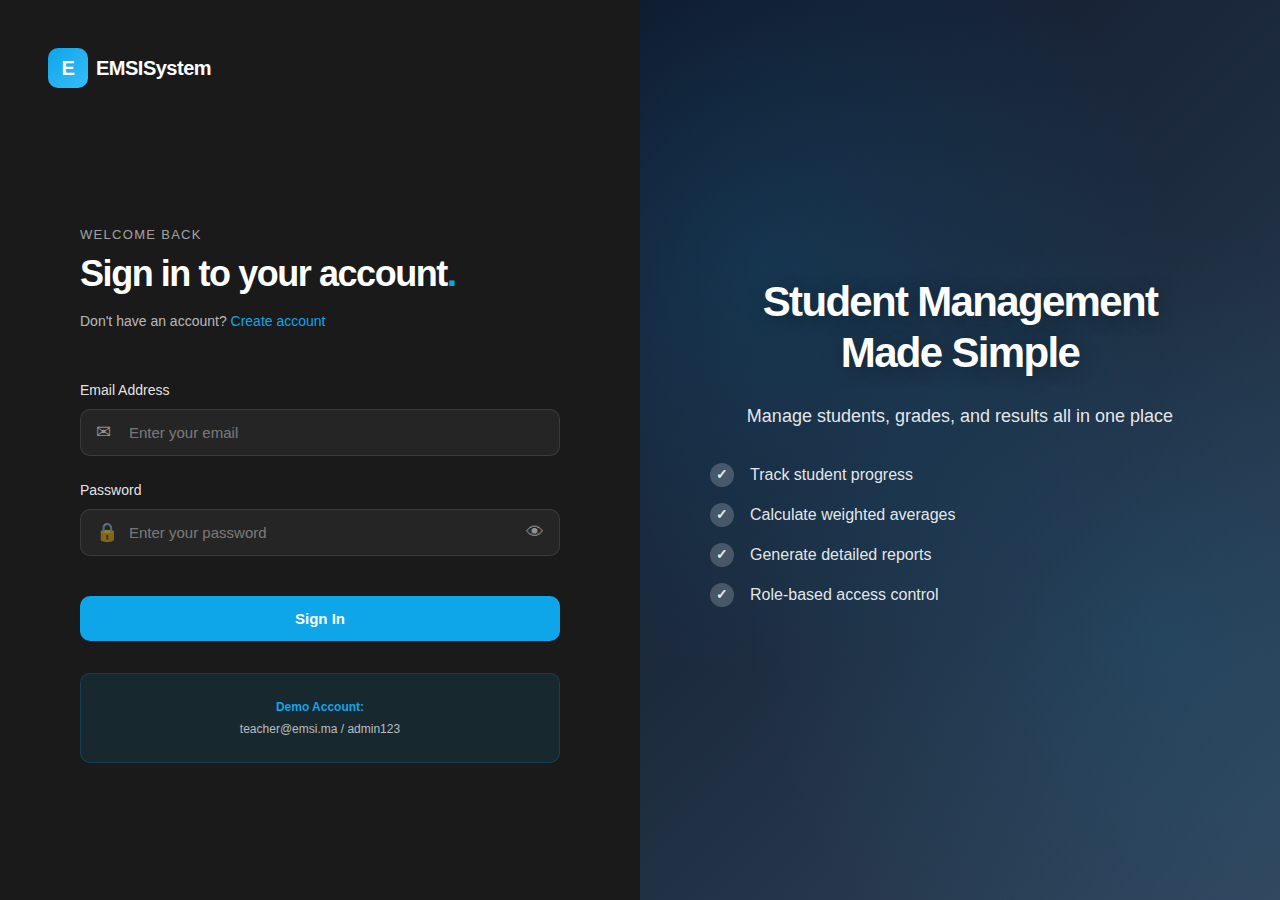
<file: index.html>
<!DOCTYPE html>
<html lang="fr">
<head>
    <meta charset="UTF-8">
    <meta name="viewport" content="width=device-width, initial-scale=1.0">
    <title>Dashboard - Student Management System</title>
    <link rel="stylesheet" href="css/style.css">
</head>
<body class="dark-theme">
    <button class="mobile-menu-toggle" onclick="toggleSidebar()">☰</button>

    <div class="dashboard-container">
        <aside class="sidebar" id="sidebar">
            <div class="sidebar-header">
                <div class="sidebar-logo-full">EMSI System</div>
            </div>
            <nav class="sidebar-nav">
                <ul>
                    <li><a href="index.html" class="active"><span class="nav-icon">🏠</span><span class="nav-text">Dashboard</span></a></li>
                    <li><a href="results.html"><span class="nav-icon">📈</span><span class="nav-text">Result</span></a></li>
                    <li><a href="grades.html" id="navGrades"><span class="nav-icon">📝</span><span class="nav-text">Grade</span></a></li>
                    <li><a href="students.html" id="navStudents"><span class="nav-icon">👥</span><span class="nav-text">Student</span></a></li>
                    <li><a href="modules.html" id="navModules"><span class="nav-icon">📚</span><span class="nav-text">Module</span></a></li>
                    <li><a href="profile.html"><span class="nav-icon">⚙️</span><span class="nav-text">Profile</span></a></li>
                </ul>
            </nav>
            <div class="sidebar-footer">
                <div class="sidebar-user-info">
                    <div class="sidebar-user-role">Admin</div>
                    <div class="sidebar-user-role">Teacher</div>
                </div>
                <button class="sidebar-logout-btn" onclick="logoutUser()">Logout</button>
                <div class="theme-toggle-sidebar" style="margin-top: var(--spacing-md);">
                    <button class="theme-btn active" id="darkThemeBtn" onclick="setTheme('dark')" title="Dark mode">🌙</button>
                    <button class="theme-btn" id="lightThemeBtn" onclick="setTheme('light')" title="Light mode">☀️</button>
                </div>
            </div>
        </aside>

        <main class="main-content">
            <div class="top-navbar">
                <div class="navbar-left">
                    <div class="class-info" id="classInfo">3IIR-4</div>
                    <div class="class-members" id="classMembers">
                        <div class="member-avatars"></div>
                        <span class="member-count" id="memberCount">0+</span>
                    </div>
                </div>
                <div class="navbar-center">
                    <div class="search-bar">
                        <span class="search-icon">🔍</span>
                        <input type="text" placeholder="Find students, modules, grades..." id="searchInput">
                    </div>
                </div>
                <div class="navbar-right">
                    <button class="notification-btn" title="Notifications">
                        🔔
                        <span class="notification-badge" id="notificationBadge" style="display: none;">0</span>
                    </button>
                    <div class="user-profile-dropdown">
                        <div class="user-avatar" id="userAvatar">👤</div>
                        <div class="user-info-dropdown">
                            <div class="user-name" id="userNameDropdown">Loading...</div>
                            <div class="user-role" id="userRoleDropdown">User</div>
                        </div>
                        <span class="dropdown-arrow">▼</span>
                    </div>
                </div>
            </div>

            <div class="content-area">
                <!-- Welcome Section & Calendar -->
                <div class="welcome-section">
                    <div class="welcome-card">
                        <div class="welcome-content">
                            <div class="welcome-greeting">
                                <span>Hi, <span id="welcomeName">User</span></span> 👋
                            </div>
                            <h1 class="welcome-title">Get started with EMSI System</h1>
                            <p class="welcome-subtitle">The best educational platform for managing students and grades</p>
                            <button class="welcome-btn" onclick="window.location.href='students.html'">Start Now</button>
                        </div>
                        <div class="welcome-illustration">
                            <div class="illustration-placeholder">🎓</div>
                        </div>
                    </div>
                    <div class="calendar-card">
                        <div class="calendar-header-nav">
                            <button class="calendar-nav-btn" onclick="changeMonth(-1)">‹</button>
                            <h3 id="calendarMonth">April 2024</h3>
                            <button class="calendar-nav-btn" onclick="changeMonth(1)">›</button>
                        </div>
                        <div id="calendarWidget" class="calendar-widget"></div>
                    </div>
                </div>

                <!-- Statistics Section -->
                <div class="statistics-section">
                    <div class="statistics-left">
                        <div class="section-header">
                            <h2 id="statisticsTitle">My Statistics</h2>
                            <a href="results.html" class="show-more-link" id="showMoreLink">Show More →</a>
                        </div>

                        <!-- Assessment Completion -->
                        <div class="card">
                            <div class="card-subtitle" id="assessmentTitle">Assessment Completion</div>
                            <select class="period-select" id="assessmentPeriod" onchange="updateAssessmentChart()">
                                <option value="month">This month</option>
                                <option value="week">This week</option>
                                <option value="all">All time</option>
                            </select>
                            <div id="assessmentChart" class="assessment-chart"></div>
                        </div>

                        <!-- Circular Progress Cards -->
                        <div class="progress-cards">
                            <div class="progress-card">
                                <div class="circular-progress" id="examReadiness">
                                    <svg class="progress-ring" width="120" height="120">
                                        <circle class="progress-ring-circle-bg" cx="60" cy="60" r="50"></circle>
                                        <circle class="progress-ring-circle" cx="60" cy="60" r="50"></circle>
                                    </svg>
                                    <div class="progress-text">
                                        <span class="progress-value" id="examValue">0%</span>
                                        <span class="progress-label" id="examLabel">Exam Readiness</span>
                                    </div>
                                </div>
                            </div>
                            <div class="progress-card">
                                <div class="circular-progress" id="attendanceProgress">
                                    <svg class="progress-ring" width="120" height="120">
                                        <circle class="progress-ring-circle-bg" cx="60" cy="60" r="50"></circle>
                                        <circle class="progress-ring-circle" cx="60" cy="60" r="50"></circle>
                                    </svg>
                                    <div class="progress-text">
                                        <span class="progress-value" id="attendanceValue">0%</span>
                                        <span class="progress-label">Attendance</span>
                                    </div>
                                </div>
                            </div>
                        </div>
                    </div>

                    <div class="statistics-right">
                        <div class="section-header">
                            <h2>Recent Activity</h2>
                            <a href="results.html" id="viewAllLink" class="show-more-link">View All →</a>
                        </div>
                        <div id="recentActivityList" class="activity-list-modern"></div>
                    </div>
                </div>
                
                <!-- Student Dashboard Additional Charts (only for students) -->
                <div id="studentChartsSection" style="display: none; margin-top: var(--spacing-xl);">
                    <div class="dashboard-grid">
                        <div class="dashboard-left">
                            <div class="card">
                                <div class="card-header">
                                    <h2>My Grades by Subject</h2>
                                </div>
                                <div id="myGradesChart" class="chart-container"></div>
                            </div>
                            <div class="card">
                                <div class="card-header">
                                    <h2>Performance Radar</h2>
                                </div>
                                <div id="radarChart" class="chart-container"></div>
                            </div>
                        </div>
                        <div class="dashboard-right">
                            <div class="card">
                                <div class="card-header">
                                    <h2>My Performance</h2>
                                </div>
                                <div id="myPerformanceMetrics" class="metrics-container"></div>
                            </div>
                            <div class="card">
                                <div class="card-header">
                                    <h2>My Ranking</h2>
                                </div>
                                <div id="myRanking" class="ranking-container"></div>
                            </div>
                            <div class="card">
                                <div class="card-header">
                                    <h2>Recent Grades</h2>
                                </div>
                                <div id="recentGrades" class="recent-grades-list"></div>
                            </div>
                        </div>
                    </div>
                </div>
            </div>
        </main>
    </div>

    <script src="js/auth.js"></script>
    <script src="js/data.js"></script>
    <script src="js/dashboard.js"></script>
    <script>
        // Check authentication
        const user = getCurrentUser();
        if (!user) {
            window.location.href = 'login.html';
        }
        
        // Setup user info
        document.getElementById('userName').textContent = user.name;
        document.getElementById('userNameDropdown').textContent = user.name;
        document.getElementById('userRoleDropdown').textContent = user.role === 'teacher' ? 'Teacher' : 'Student';
        document.getElementById('welcomeName').textContent = user.name.split(' ')[0];
        
        // Hide teacher-only navigation for students
        if (user.role === 'student') {
            ['navStudents', 'navModules', 'navGrades'].forEach(id => {
                const link = document.getElementById(id);
                if (link) link.parentElement.style.display = 'none';
            });
        }
        
        // Update class members count (only for teachers)
        if (user.role === 'teacher') {
            const students = getStudents();
            const memberCount = students.length;
            document.getElementById('memberCount').textContent = memberCount > 0 ? memberCount + '+' : '0+';
        } else {
            // Hide class info for students
            const classInfo = document.querySelector('.navbar-left');
            if (classInfo) classInfo.style.display = 'none';
        }
        
        // Update welcome button and content based on role
        const welcomeBtn = document.querySelector('.welcome-btn');
        if (user.role === 'student') {
            if (welcomeBtn) {
                welcomeBtn.textContent = 'View My Results';
                welcomeBtn.onclick = () => window.location.href = 'results.html';
            }
            // Show student-specific charts section
            const studentCharts = document.getElementById('studentChartsSection');
            if (studentCharts) studentCharts.style.display = 'block';
            
            // Update section titles for students
            const statsTitle = document.getElementById('statisticsTitle');
            if (statsTitle) statsTitle.textContent = 'My Performance';
            const assessmentTitle = document.getElementById('assessmentTitle');
            if (assessmentTitle) assessmentTitle.textContent = 'My Module Completion';
            const examLabel = document.getElementById('examLabel');
            if (examLabel) examLabel.textContent = 'My Average';
            const showMoreLink = document.getElementById('showMoreLink');
            if (showMoreLink) showMoreLink.href = 'results.html';
            const viewAllLink = document.getElementById('viewAllLink');
            if (viewAllLink) viewAllLink.href = 'results.html';
        } else {
            // Hide student charts for teachers
            const studentCharts = document.getElementById('studentChartsSection');
            if (studentCharts) studentCharts.style.display = 'none';
        }
        
        // Initialize theme
        const savedTheme = localStorage.getItem('theme') || 'dark';
        setTheme(savedTheme);
        
        function setTheme(theme) {
            if (theme === 'dark') {
                document.body.classList.add('dark-theme');
                document.body.classList.remove('light-theme');
                document.getElementById('darkThemeBtn').classList.add('active');
                document.getElementById('lightThemeBtn').classList.remove('active');
            } else {
                document.body.classList.add('light-theme');
                document.body.classList.remove('dark-theme');
                document.getElementById('lightThemeBtn').classList.add('active');
                document.getElementById('darkThemeBtn').classList.remove('active');
            }
            localStorage.setItem('theme', theme);
        }
        
        // Calendar navigation
        window.changeMonth = function(direction) {
            if (typeof window.currentMonth === 'undefined') {
                window.currentMonth = new Date().getMonth();
                window.currentYear = new Date().getFullYear();
            }
            window.currentMonth += direction;
            if (window.currentMonth < 0) {
                window.currentMonth = 11;
                window.currentYear--;
            } else if (window.currentMonth > 11) {
                window.currentMonth = 0;
                window.currentYear++;
            }
            if (typeof displayCalendar === 'function') {
                displayCalendar();
            }
        };
        
        function toggleSidebar() {
            document.getElementById('sidebar').classList.toggle('open');
        }
        
        // Ensure dashboard is initialized after all scripts load
        window.addEventListener('load', () => {
            // Small delay to ensure all DOM elements are ready
            setTimeout(() => {
                if (typeof initializeDashboard === 'function') {
                    initializeDashboard();
                }
                // Also call individual functions to ensure they work
                if (typeof updateAssessmentChart === 'function') {
                    updateAssessmentChart();
                }
                if (typeof updateCircularProgress === 'function') {
                    updateCircularProgress();
                }
                if (typeof displayRecentActivityModern === 'function') {
                    displayRecentActivityModern();
                }
            }, 100);
        });
        
        // Make selectCalendarDay available globally
        window.selectCalendarDay = function(day) {
            // Remove previous selection
            const calendarDays = document.querySelectorAll('.calendar-day:not(.empty)');
            calendarDays.forEach(dayEl => {
                dayEl.classList.remove('selected');
                if (parseInt(dayEl.textContent.trim()) === day) {
                    dayEl.classList.add('selected');
                }
            });
        };
    </script>
</body>
</html>
</file>
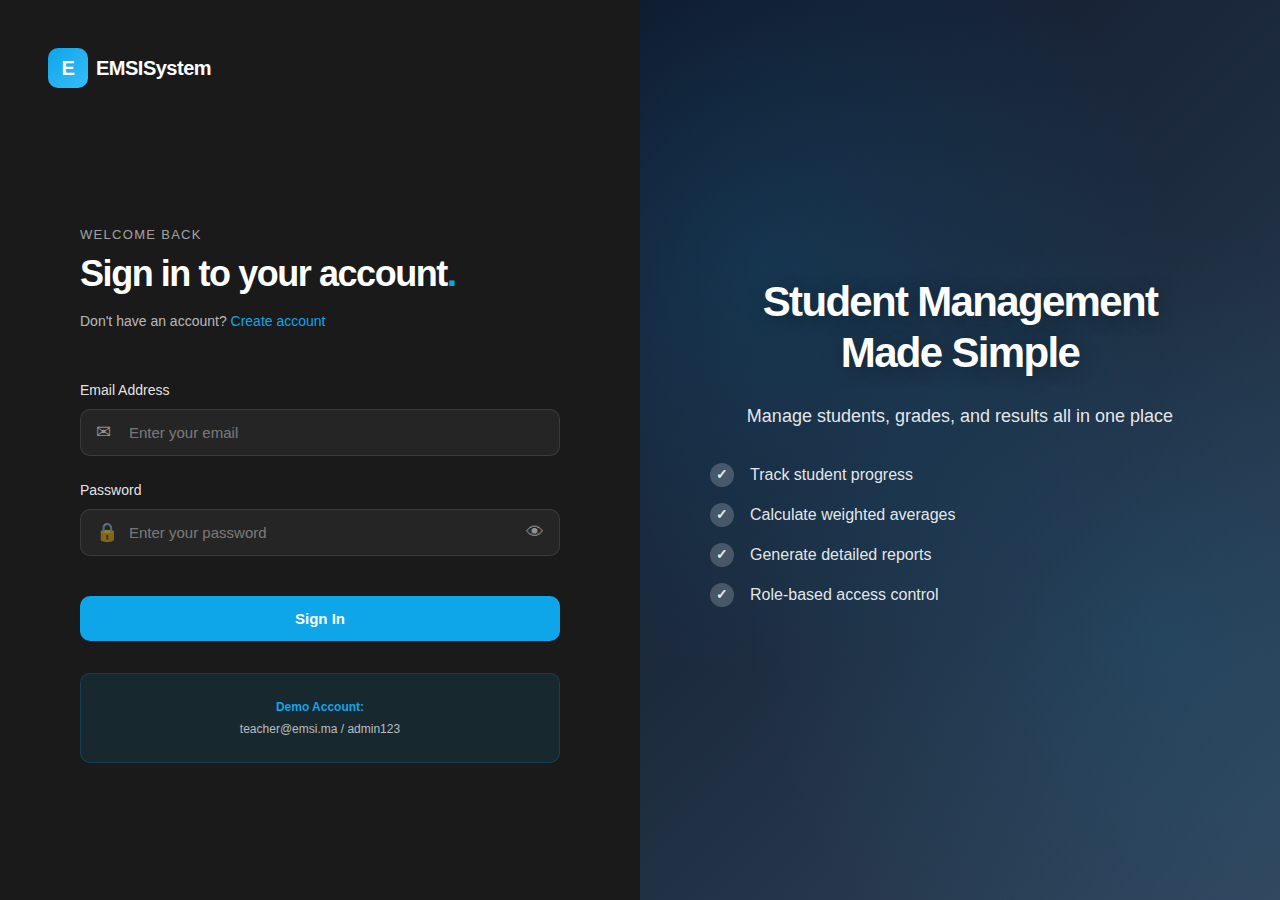
<file: grades.html>
<!DOCTYPE html>
<html lang="fr">
<head>
    <meta charset="UTF-8">
    <meta name="viewport" content="width=device-width, initial-scale=1.0">
    <title>Grades - Student Management System</title>
    <link rel="stylesheet" href="css/style.css">
    <script>
        // CRITICAL: Check localStorage support and protocol
        window.addEventListener('load', () => {
            console.log('🌐 Protocol:', window.location.protocol);
            console.log('🌐 Host:', window.location.host);
            console.log('🌐 Full URL:', window.location.href);
            
            if (window.location.protocol === 'file:') {
                console.warn('⚠️ WARNING: Using file:// protocol! localStorage may not persist!');
                console.warn('⚠️ Please use a local server (see README_STORAGE.md)');
                alert('⚠️ WARNING: You are using file:// protocol!\n\nlocalStorage may not work properly.\n\nPlease use a local server:\n1. Open Terminal\n2. cd to project folder\n3. Run: python3 -m http.server 8000\n4. Open: http://localhost:8000');
            }
            
            // Test localStorage
            try {
                localStorage.setItem('__test__', 'test');
                const test = localStorage.getItem('__test__');
                if (test === 'test') {
                    localStorage.removeItem('__test__');
                    console.log('✅ localStorage is working!');
                } else {
                    console.error('❌ localStorage test failed!');
                }
            } catch (e) {
                console.error('❌ localStorage error:', e);
                alert('❌ localStorage is disabled or not available!\n\n' + e.message);
            }
        });
    </script>
</head>
<body>
    <button class="mobile-menu-toggle" onclick="toggleSidebar()">☰</button>

    <div class="dashboard-container">
        <aside class="sidebar" id="sidebar">
            <div class="sidebar-header">
                <div class="sidebar-logo-full">EMSISystem</div>
            </div>
            <nav class="sidebar-nav">
                <ul>
                    <li><a href="index.html"><span class="nav-icon">🏠</span><span class="nav-text">Dashboard</span></a></li>
                    <li><a href="results.html"><span class="nav-icon">📈</span><span class="nav-text">Result</span></a></li>
                    <li><a href="grades.html" class="active"><span class="nav-icon">📝</span><span class="nav-text">Grade</span></a></li>
                    <li><a href="students.html"><span class="nav-icon">👥</span><span class="nav-text">Student</span></a></li>
                    <li><a href="modules.html"><span class="nav-icon">📚</span><span class="nav-text">Module</span></a></li>
                    <li><a href="profile.html"><span class="nav-icon">⚙️</span><span class="nav-text">Profile</span></a></li>
                </ul>
            </nav>
            <div class="sidebar-footer">
                <div class="sidebar-user-info">
                    <div class="sidebar-user-role">Admin</div>
                    <div class="sidebar-user-role">Teacher</div>
                </div>
                <button class="sidebar-logout-btn" onclick="logoutUser()">Logout</button>
                <div class="theme-toggle-sidebar" style="margin-top: var(--spacing-md);">
                    <button class="theme-btn active" id="darkThemeBtn" onclick="setTheme('dark')" title="Dark mode">🌙</button>
                    <button class="theme-btn" id="lightThemeBtn" onclick="setTheme('light')" title="Light mode">☀️</button>
                </div>
            </div>
        </aside>

        <main class="main-content">
            <div class="top-navbar-simple">
                <div class="navbar-logo">EMSISystem</div>
                <h1>Grades Assignment</h1>
                <div class="user-badge" id="userBadge">Teacher</div>
            </div>

            <div class="content-area">
                <div class="card">
                    <div class="alert alert-info">
                        <strong>📝 Instructions for Teachers:</strong> 
                        <ul style="margin: 8px 0 0 20px; padding: 0;">
                            <li><strong>Enter Grades:</strong> Type a number between 0 and 20 in the "Grade" field for each student and module.</li>
                            <li><strong>Enter Absences:</strong> Type the number of absences in the "Absences" field (0 or positive number).</li>
                            <li><strong>Auto-Save:</strong> Data is saved automatically when you click outside the input field or press Enter.</li>
                            <li><strong>Color Coding:</strong> Grades are color-coded (Green ≥16, Blue ≥14, Yellow ≥12, Light Blue ≥10, Red &lt;10).</li>
                        </ul>
                    </div>
                </div>

                <div class="card">
                    <div class="card-header" style="display: flex; justify-content: space-between; align-items: center;">
                        <h2>Grades & Absences Table</h2>
                        <div id="tableStatus" style="font-size: 13px; color: var(--text-secondary);">
                            Loading table...
                        </div>
                    </div>
                    <div id="gradesTableContainer" style="min-height: 200px;"></div>
                </div>
            </div>
        </main>
    </div>

    <script src="js/auth.js"></script>
    <script src="js/data.js"></script>
    <script src="js/grades.js"></script>
    <script>
        /**
         * ============================================
         * GRADES PAGE - JavaScript Initialization
         * ============================================
         */
        
        // Protect page - only teachers can access
        protectPage('teacher');
        
        // Get current user and update UI
        const user = getCurrentUser();
        if (user) {
            document.getElementById('userBadge').textContent = user.role === 'teacher' ? 'Teacher' : 'Student';
        }
        
        // Initialize theme
        const savedTheme = localStorage.getItem('theme') || 'dark';
        setTheme(savedTheme);
        
        function setTheme(theme) {
            if (theme === 'dark') {
                document.body.classList.add('dark-theme');
                document.body.classList.remove('light-theme');
                document.getElementById('darkThemeBtn').classList.add('active');
                document.getElementById('lightThemeBtn').classList.remove('active');
            } else {
                document.body.classList.add('light-theme');
                document.body.classList.remove('dark-theme');
                document.getElementById('lightThemeBtn').classList.add('active');
                document.getElementById('darkThemeBtn').classList.remove('active');
            }
            localStorage.setItem('theme', theme);
        }
        
        function toggleSidebar() {
            document.getElementById('sidebar').classList.toggle('open');
        }
        
        // Ensure grades table is displayed after page loads
        // Multiple initialization attempts to ensure it works
        function initializeGradesPage() {
            // Check if user is teacher
            const user = getCurrentUser();
            if (!user || user.role !== 'teacher') {
                console.error('Only teachers can access this page');
                return;
            }
            
            // Wait a bit for DOM to be ready
            setTimeout(() => {
                if (typeof displayGradesTable === 'function') {
                    console.log('Displaying grades table...');
                    displayGradesTable();
                } else {
                    console.error('displayGradesTable function not found!');
                }
            }, 100);
        }
        
        // Try multiple times to ensure it loads
        if (document.readyState === 'loading') {
            document.addEventListener('DOMContentLoaded', initializeGradesPage);
        } else {
            initializeGradesPage();
        }
        
        window.addEventListener('load', () => {
            // Test localStorage on load
            if (typeof testLocalStorage === 'function') {
                testLocalStorage();
            }
            initializeGradesPage();
        });
        
        // Also try after a longer delay as backup
        setTimeout(() => {
            const container = document.getElementById('gradesTableContainer');
            if (container && (!container.innerHTML || container.innerHTML.trim() === '')) {
                console.log('🔄 Backup: Re-initializing grades table...');
                initializeGradesPage();
            }
        }, 500);
    </script>
</body>
</html>
</file>
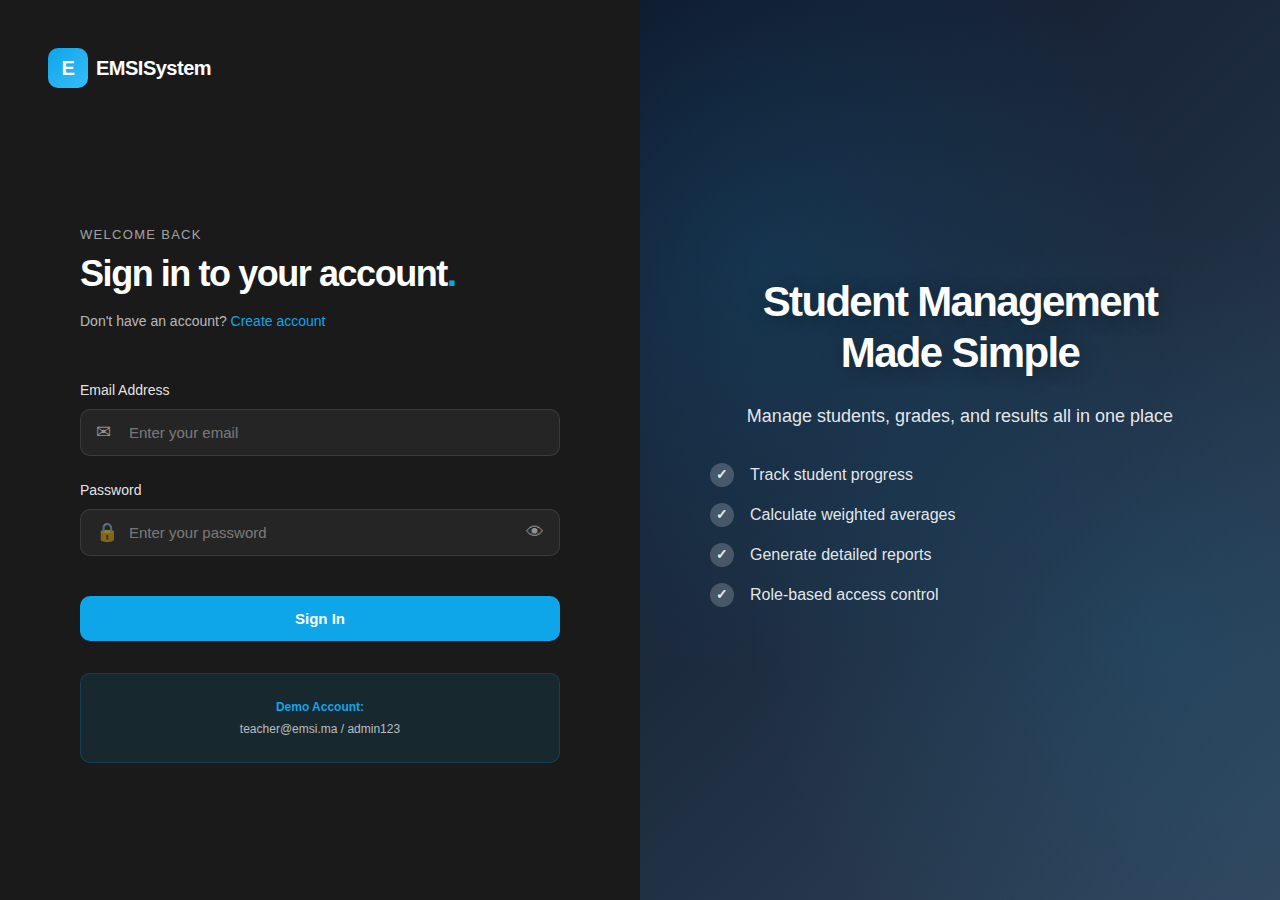
<file: login.html>
<!DOCTYPE html>
<html lang="fr">
<head>
    <meta charset="UTF-8">
    <meta name="viewport" content="width=device-width, initial-scale=1.0">
    <title>Login - Student Management System</title>
    <link rel="stylesheet" href="css/style.css">
</head>
<body class="auth-page">
    <!-- Left Side - Form -->
    <div class="auth-form-section">
        <div class="auth-logo">
            <div class="auth-logo-icon">E</div>
            <span>EMSISystem</span>
        </div>
        
        <div class="auth-form-container">
            <div class="auth-header">
                <p class="subtitle">Welcome Back</p>
                <h1>Sign in to your account<span class="dot">.</span></h1>
                <p class="login-link">Don't have an account? <a href="register.html">Create account</a></p>
            </div>
            
            <div id="alertMessage"></div>
            
            <form id="loginForm" class="auth-form">
                <div class="form-group">
                    <label for="email">Email Address</label>
                    <div class="input-wrapper">
                        <span class="input-icon">✉</span>
                        <input type="email" id="email" required placeholder="Enter your email">
                    </div>
                </div>
                
                <div class="form-group">
                    <label for="password">Password</label>
                    <div class="input-wrapper">
                        <span class="input-icon">🔒</span>
                        <input type="password" id="password" required placeholder="Enter your password">
                        <button type="button" class="password-toggle" onclick="togglePassword('password', this)">👁</button>
                    </div>
                </div>
                
                <button type="submit" class="btn btn-primary">Sign In</button>
            </form>
            
            <div style="text-align: center; padding: var(--spacing-lg); background: rgba(14, 165, 233, 0.1); border-radius: 10px; border: 1px solid rgba(14, 165, 233, 0.2);">
                <p style="color: rgba(255, 255, 255, 0.8); font-size: 12px; margin-bottom: var(--spacing-xs);">
                    <strong style="color: var(--primary);">Demo Account:</strong>
                </p>
                <p style="color: rgba(255, 255, 255, 0.7); font-size: 12px;">
                    teacher@emsi.ma / admin123
                </p>
            </div>
        </div>
    </div>
    
    <!-- Right Side - Visual -->
    <div class="auth-visual-section">
        <div class="auth-visual-content">
            <h2>Student Management Made Simple</h2>
            <p>Manage students, grades, and results all in one place</p>
            <ul class="auth-visual-features">
                <li>Track student progress</li>
                <li>Calculate weighted averages</li>
                <li>Generate detailed reports</li>
                <li>Role-based access control</li>
            </ul>
        </div>
    </div>

    <script src="js/auth.js"></script>
    <script>
        function togglePassword(inputId, button) {
            const input = document.getElementById(inputId);
            if (input.type === 'password') {
                input.type = 'text';
                button.textContent = '🙈';
            } else {
                input.type = 'password';
                button.textContent = '👁';
            }
        }
        
        // Handle login form submission
        document.getElementById('loginForm').addEventListener('submit', function(e) {
            e.preventDefault();
            
            const email = document.getElementById('email').value.trim();
            const password = document.getElementById('password').value;
            
            const result = loginUser(email, password);
            
            if (result.success) {
                showAlert('Login successful! Redirecting...', 'success');
                setTimeout(() => {
                    if (result.user.role === 'teacher') {
                        window.location.href = 'index.html';
                    } else {
                        window.location.href = 'results.html';
                    }
                }, 1000);
            } else {
                showAlert(result.message, 'error');
            }
        });
        
        function showAlert(message, type) {
            const alertDiv = document.getElementById('alertMessage');
            alertDiv.className = `alert alert-${type}`;
            alertDiv.textContent = message;
            alertDiv.style.display = 'block';
            
            setTimeout(() => {
                alertDiv.style.display = 'none';
            }, 3000);
        }
        
        // Redirect if already logged in
        if (isAuthenticated()) {
            const user = getCurrentUser();
            if (user.role === 'teacher') {
                window.location.href = 'index.html';
            } else {
                window.location.href = 'results.html';
            }
        }
    </script>
</body>
</html>
</file>
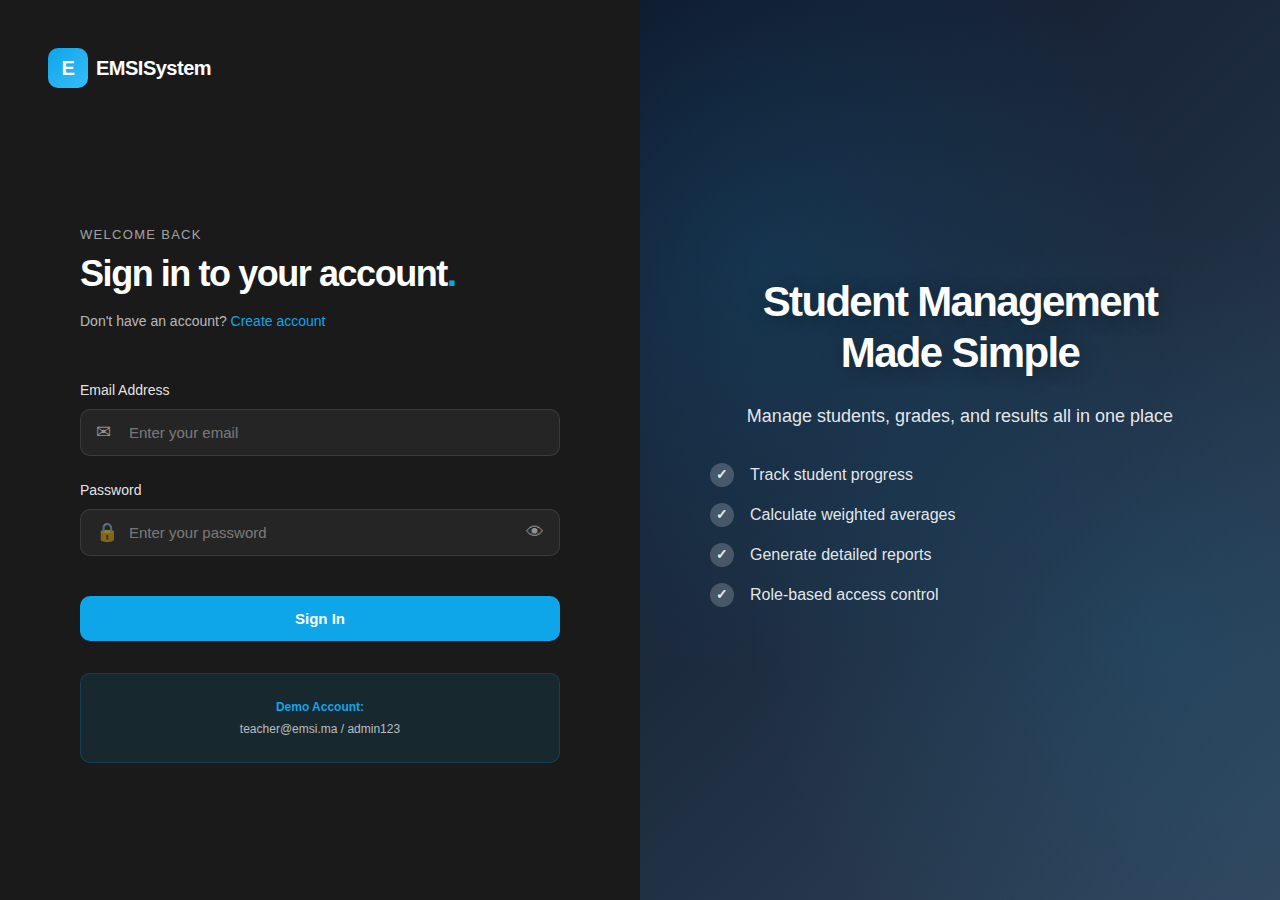
<file: modules.html>
<!DOCTYPE html>
<html lang="fr">
<head>
    <meta charset="UTF-8">
    <meta name="viewport" content="width=device-width, initial-scale=1.0">
    <title>Modules - Student Management System</title>
    <link rel="stylesheet" href="css/style.css">
</head>
<body>
    <button class="mobile-menu-toggle" onclick="toggleSidebar()">☰</button>

    <div class="dashboard-container">
        <aside class="sidebar" id="sidebar">
            <div class="sidebar-header">
                <div class="sidebar-logo-full">EMSISystem</div>
            </div>
            <nav class="sidebar-nav">
                <ul>
                    <li><a href="index.html"><span class="nav-icon">🏠</span><span class="nav-text">Dashboard</span></a></li>
                    <li><a href="results.html"><span class="nav-icon">📈</span><span class="nav-text">Result</span></a></li>
                    <li><a href="grades.html"><span class="nav-icon">📝</span><span class="nav-text">Grade</span></a></li>
                    <li><a href="students.html"><span class="nav-icon">👥</span><span class="nav-text">Student</span></a></li>
                    <li><a href="modules.html" class="active"><span class="nav-icon">📚</span><span class="nav-text">Module</span></a></li>
                    <li><a href="profile.html"><span class="nav-icon">⚙️</span><span class="nav-text">Profile</span></a></li>
                </ul>
            </nav>
            <div class="sidebar-footer">
                <div class="sidebar-user-info">
                    <div class="sidebar-user-role">Admin</div>
                    <div class="sidebar-user-role">Teacher</div>
                </div>
                <button class="sidebar-logout-btn" onclick="logoutUser()">Logout</button>
                <div class="theme-toggle-sidebar" style="margin-top: var(--spacing-md);">
                    <button class="theme-btn active" id="darkThemeBtn" onclick="setTheme('dark')" title="Dark mode">🌙</button>
                    <button class="theme-btn" id="lightThemeBtn" onclick="setTheme('light')" title="Light mode">☀️</button>
                </div>
            </div>
        </aside>

        <main class="main-content">
            <div class="top-navbar-simple">
                <div class="navbar-logo">EMSISystem</div>
                <h1>Module Management</h1>
                <div class="user-badge" id="userBadge">Teacher</div>
            </div>

            <div class="content-area">
                <div class="card">
                    <div class="card-header">
                        <h2 id="formTitle">Add New Module</h2>
                    </div>
                    <div id="alertMessage"></div>
                    <form id="moduleForm">
                        <div class="form-row">
                            <div class="form-group">
                                <label for="moduleName">Module Name *</label>
                                <input type="text" id="moduleName" required placeholder="e.g., Algorithmique et Programmation">
                            </div>
                            <div class="form-group">
                                <label for="moduleCoefficient">Coefficient *</label>
                                <input type="number" id="moduleCoefficient" required min="1" max="10" step="0.5" placeholder="e.g., 3">
                            </div>
                        </div>
                        <div style="display: flex; gap: 1rem; margin-top: 1rem;">
                            <button type="submit" class="btn btn-primary">Save Module</button>
                            <button type="button" class="btn btn-secondary" id="cancelBtn" style="display: none;">Cancel</button>
                        </div>
                    </form>
                </div>

                <div class="card">
                    <div class="card-header">
                        <h2>Modules List</h2>
                    </div>
                    <div id="modulesTableContainer"></div>
                </div>
            </div>
        </main>
    </div>

    <script src="js/auth.js"></script>
    <script src="js/data.js"></script>
    <script src="js/modules.js"></script>
    <script>
        // Protect page - only teachers can access
        protectPage('teacher');
        
        // Get current user and update UI
        const user = getCurrentUser();
        if (user) {
            document.getElementById('userBadge').textContent = user.role === 'teacher' ? 'Teacher' : 'Student';
        }
        
        // Initialize theme
        const savedTheme = localStorage.getItem('theme') || 'dark';
        setTheme(savedTheme);
        
        function setTheme(theme) {
            if (theme === 'dark') {
                document.body.classList.add('dark-theme');
                document.body.classList.remove('light-theme');
                document.getElementById('darkThemeBtn').classList.add('active');
                document.getElementById('lightThemeBtn').classList.remove('active');
            } else {
                document.body.classList.add('light-theme');
                document.body.classList.remove('dark-theme');
                document.getElementById('lightThemeBtn').classList.add('active');
                document.getElementById('darkThemeBtn').classList.remove('active');
            }
            localStorage.setItem('theme', theme);
        }
        
        function toggleSidebar() {
            document.getElementById('sidebar').classList.toggle('open');
        }
    </script>
</body>
</html>
</file>
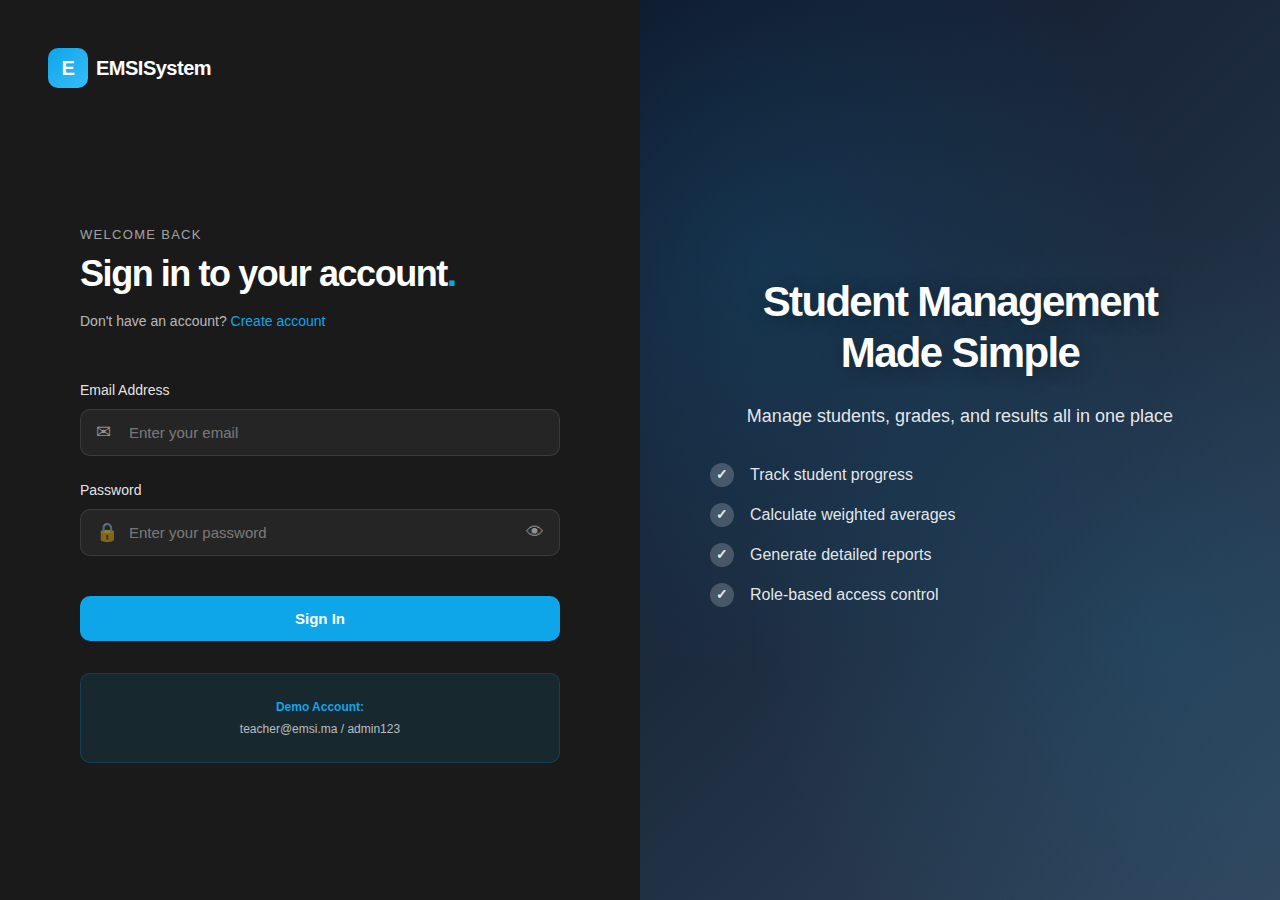
<file: profile.html>
<!DOCTYPE html>
<html lang="fr">
<head>
    <meta charset="UTF-8">
    <meta name="viewport" content="width=device-width, initial-scale=1.0">
    <title>Profile - Student Management System</title>
    <link rel="stylesheet" href="css/style.css">
</head>
<body>
    <button class="mobile-menu-toggle" onclick="toggleSidebar()">☰</button>

    <div class="dashboard-container">
        <aside class="sidebar" id="sidebar">
            <div class="sidebar-header">
                <h2>EMSISystem</h2>
            </div>
            <nav class="sidebar-nav">
                <ul>
                    <li><a href="index.html"><i>📊</i> Dashboard</a></li>
                    <li><a href="students.html"><i>👥</i> Students</a></li>
                    <li><a href="modules.html"><i>📚</i> Modules</a></li>
                    <li><a href="grades.html"><i>📝</i> Grades</a></li>
                    <li><a href="results.html"><i>📈</i> Results</a></li>
                    <li><a href="profile.html" class="active"><i>👤</i> Profile</a></li>
                </ul>
            </nav>
            <div class="sidebar-footer">
                <div class="user-info">
                    <span id="userName">Loading...</span>
                </div>
                <button class="logout-btn" onclick="logoutUser()">Logout</button>
            </div>
        </aside>

        <main class="main-content">
            <div class="top-navbar">
                <h1>My Profile</h1>
                <div class="user-badge" id="userBadge">User</div>
            </div>

            <div class="content-area">
                <div class="card">
                    <div class="card-header">
                        <h2>Account Information</h2>
                    </div>
                    <div id="profileContent">
                        <p class="empty-state">Loading profile...</p>
                    </div>
                </div>
            </div>
        </main>
    </div>

    <script src="js/auth.js"></script>
    <script src="js/data.js"></script>
    <script>
        // Protect page - allow both teachers and students
        protectPage();
        
        const user = getCurrentUser();
        if (user) {
            document.getElementById('userName').textContent = user.name;
            document.getElementById('userBadge').textContent = user.role === 'teacher' ? 'Teacher' : 'Student';
            
            // Hide teacher-only links for students
            if (user.role === 'student') {
                const teacherLinks = document.querySelectorAll('a[href="students.html"], a[href="modules.html"], a[href="grades.html"], a[href="index.html"]');
                teacherLinks.forEach(link => {
                    link.parentElement.style.display = 'none';
                });
            }
            
            // Display profile
            const profileContent = document.getElementById('profileContent');
            const student = user.role === 'student' ? getStudentByUserId(user.id) : null;
            
            let profileHTML = `
                <div style="display: grid; gap: var(--spacing-lg);">
                    <div>
                        <label style="display: block; color: var(--text-secondary); font-size: 12px; font-weight: 500; margin-bottom: 4px; text-transform: uppercase; letter-spacing: 0.05em;">Name</label>
                        <p style="font-size: 16px; font-weight: 600; color: var(--text-primary);">${user.name}</p>
                    </div>
                    <div>
                        <label style="display: block; color: var(--text-secondary); font-size: 12px; font-weight: 500; margin-bottom: 4px; text-transform: uppercase; letter-spacing: 0.05em;">Email</label>
                        <p style="font-size: 16px; font-weight: 600; color: var(--text-primary);">${user.email}</p>
                    </div>
                    <div>
                        <label style="display: block; color: var(--text-secondary); font-size: 12px; font-weight: 500; margin-bottom: 4px; text-transform: uppercase; letter-spacing: 0.05em;">Role</label>
                        <p style="font-size: 16px; font-weight: 600; color: var(--text-primary);">
                            <span class="badge ${user.role === 'teacher' ? 'badge-info' : 'badge-success'}">${user.role === 'teacher' ? 'Teacher' : 'Student'}</span>
                        </p>
                    </div>
            `;
            
            if (student) {
                profileHTML += `
                    <div style="margin-top: var(--spacing-lg); padding-top: var(--spacing-lg); border-top: 1px solid var(--border-light);">
                        <h3 style="font-size: 16px; font-weight: 600; margin-bottom: var(--spacing-md); color: var(--text-primary);">Student Information</h3>
                        <div style="display: grid; gap: var(--spacing-lg);">
                            <div>
                                <label style="display: block; color: var(--text-secondary); font-size: 12px; font-weight: 500; margin-bottom: 4px; text-transform: uppercase; letter-spacing: 0.05em;">CIN</label>
                                <p style="font-size: 16px; font-weight: 600; color: var(--text-primary);">${student.cin}</p>
                            </div>
                            <div>
                                <label style="display: block; color: var(--text-secondary); font-size: 12px; font-weight: 500; margin-bottom: 4px; text-transform: uppercase; letter-spacing: 0.05em;">Group</label>
                                <p style="font-size: 16px; font-weight: 600; color: var(--text-primary);">${student.group}</p>
                            </div>
                        </div>
                    </div>
                `;
            } else if (user.role === 'student') {
                profileHTML += `
                    <div style="margin-top: var(--spacing-lg); padding: var(--spacing-lg); background: rgba(239, 68, 68, 0.1); border-radius: 6px; border-left: 3px solid var(--danger);">
                        <p style="color: var(--danger); font-size: 14px; font-weight: 500;">
                            ⚠️ Your account is not linked to a student record. Please contact your teacher.
                        </p>
                    </div>
                `;
            }
            
            profileHTML += `</div>`;
            profileContent.innerHTML = profileHTML;
        }
        
        function toggleSidebar() {
            document.getElementById('sidebar').classList.toggle('open');
        }
    </script>
</body>
</html>
</file>
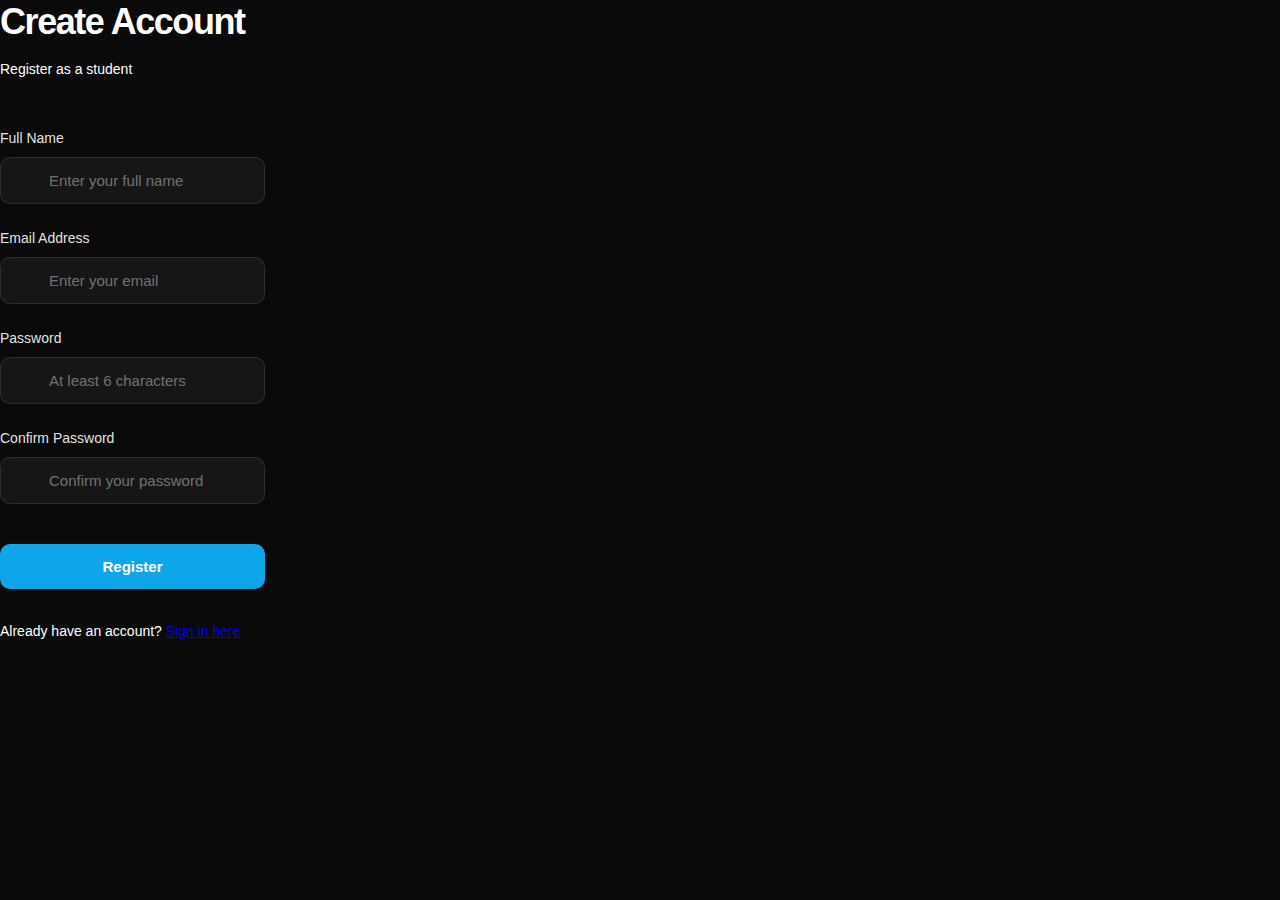
<file: register.html>
<!DOCTYPE html>
<html lang="fr">
<head>
    <meta charset="UTF-8">
    <meta name="viewport" content="width=device-width, initial-scale=1.0">
    <title>Register - Student Management System</title>
    <link rel="stylesheet" href="css/style.css">
</head>
<body class="auth-page">
    <div class="auth-container">
        <div class="auth-card">
            <div class="auth-header">
                <h1>Create Account</h1>
                <p>Register as a student</p>
            </div>
            
            <div id="alertMessage"></div>
            
            <form id="registerForm" class="auth-form">
                <div class="form-group">
                    <label for="name">Full Name</label>
                    <input type="text" id="name" required placeholder="Enter your full name">
                </div>
                
                <div class="form-group">
                    <label for="email">Email Address</label>
                    <input type="email" id="email" required placeholder="Enter your email">
                </div>
                
                <div class="form-group">
                    <label for="password">Password</label>
                    <input type="password" id="password" required placeholder="At least 6 characters" minlength="6">
                </div>
                
                <div class="form-group">
                    <label for="confirmPassword">Confirm Password</label>
                    <input type="password" id="confirmPassword" required placeholder="Confirm your password">
                </div>
                
                <button type="submit" class="btn btn-primary btn-block">Register</button>
            </form>
            
            <div class="auth-footer">
                <p>Already have an account? <a href="login.html">Sign in here</a></p>
            </div>
        </div>
    </div>

    <script src="js/auth.js"></script>
    <script>
        // Handle register form submission
        document.getElementById('registerForm').addEventListener('submit', function(e) {
            e.preventDefault();
            
            const name = document.getElementById('name').value.trim();
            const email = document.getElementById('email').value.trim();
            const password = document.getElementById('password').value;
            const confirmPassword = document.getElementById('confirmPassword').value;
            
            // Validate password match
            if (password !== confirmPassword) {
                showAlert('Passwords do not match!', 'error');
                return;
            }
            
            // Register as student (default role)
            const result = registerUser(name, email, password, 'student');
            
            if (result.success) {
                showAlert('Registration successful! Redirecting to login...', 'success');
                setTimeout(() => {
                    window.location.href = 'login.html';
                }, 1500);
            } else {
                showAlert(result.message, 'error');
            }
        });
        
        function showAlert(message, type) {
            const alertDiv = document.getElementById('alertMessage');
            alertDiv.className = `alert alert-${type}`;
            alertDiv.textContent = message;
            alertDiv.style.display = 'block';
            
            setTimeout(() => {
                alertDiv.style.display = 'none';
            }, 3000);
        }
        
        // Redirect if already logged in
        if (isAuthenticated()) {
            const user = getCurrentUser();
            if (user.role === 'teacher') {
                window.location.href = 'index.html';
            } else {
                window.location.href = 'results.html';
            }
        }
    </script>
</body>
</html>
</file>
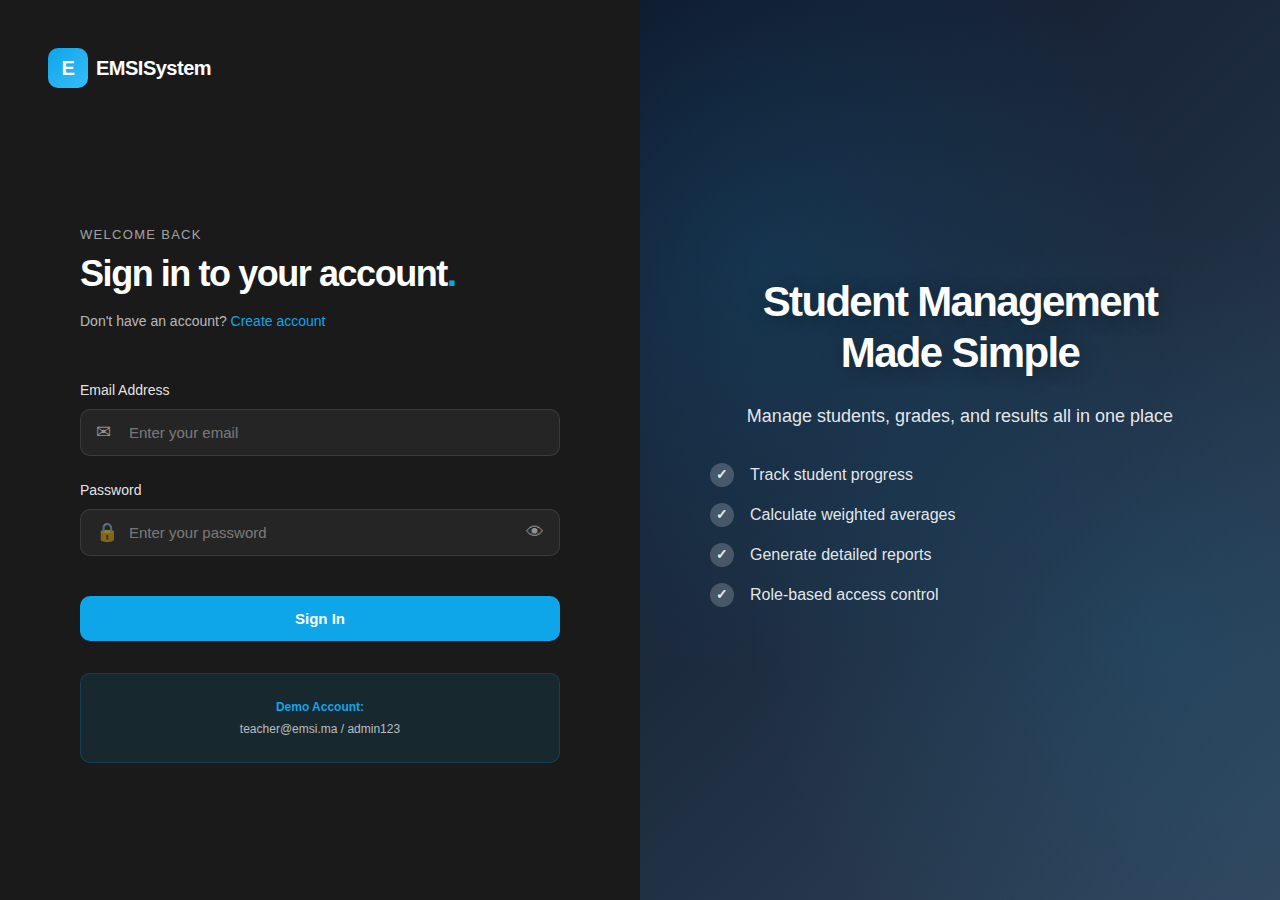
<file: results.html>
<!DOCTYPE html>
<html lang="fr">
<head>
    <meta charset="UTF-8">
    <meta name="viewport" content="width=device-width, initial-scale=1.0">
    <title>Results - Student Management System</title>
    <link rel="stylesheet" href="css/style.css">
</head>
<body>
    <button class="mobile-menu-toggle" onclick="toggleSidebar()">☰</button>

    <div class="dashboard-container">
        <aside class="sidebar" id="sidebar">
            <div class="sidebar-header">
                <h2>EMSISystem</h2>
            </div>
            <nav class="sidebar-nav">
                <ul>
                    <li><a href="index.html"><i>📊</i> Dashboard</a></li>
                    <li><a href="students.html"><i>👥</i> Students</a></li>
                    <li><a href="modules.html"><i>📚</i> Modules</a></li>
                    <li><a href="grades.html"><i>📝</i> Grades</a></li>
                    <li><a href="results.html" class="active"><i>📈</i> Results</a></li>
                </ul>
            </nav>
            <div class="sidebar-footer">
                <div class="user-info">
                    <span id="userName">Loading...</span>
                </div>
                <button class="logout-btn" onclick="logoutUser()">Logout</button>
            </div>
        </aside>

        <main class="main-content">
            <div class="top-navbar">
                <h1>Results & Statistics</h1>
                <div class="user-badge" id="userBadge">User</div>
            </div>

            <div class="content-area">
                <div class="filter-section" id="filterSection" style="display: none;">
                    <label for="filterStatus"><strong>Filter:</strong></label>
                    <select id="filterStatus" onchange="filterResults()">
                        <option value="all">All Students</option>
                        <option value="passed">Passed Only (≥10)</option>
                        <option value="failed">Failed Only (&lt;10)</option>
                    </select>
                    <label for="sortBy"><strong>Sort by:</strong></label>
                    <select id="sortBy" onchange="sortResults()">
                        <option value="name">Name (A-Z)</option>
                        <option value="average-desc">Average (High to Low)</option>
                        <option value="average-asc">Average (Low to High)</option>
                    </select>
                </div>

                <div class="card">
                    <div class="card-header">
                        <h2 id="resultsTitle">Student Results</h2>
                    </div>
                    <div id="resultsTableContainer"></div>
                </div>
            </div>
        </main>
    </div>

    <script src="js/auth.js"></script>
    <script src="js/data.js"></script>
    <script src="js/results.js"></script>
    <script>
        // Protect page - allow both teachers and students
        protectPage();
        
        const user = getCurrentUser();
        if (user) {
            document.getElementById('userName').textContent = user.name;
            document.getElementById('userBadge').textContent = user.role === 'teacher' ? 'Teacher' : 'Student';
            
            // Show filters only for teachers
            if (user.role === 'teacher') {
                document.getElementById('filterSection').style.display = 'flex';
            } else {
                document.getElementById('resultsTitle').textContent = 'My Results';
                // Hide teacher-only links for students
                const teacherLinks = document.querySelectorAll('a[href="students.html"], a[href="modules.html"], a[href="grades.html"], a[href="index.html"]');
                teacherLinks.forEach(link => {
                    link.parentElement.style.display = 'none';
                });
            }
        }
        
        function toggleSidebar() {
            document.getElementById('sidebar').classList.toggle('open');
        }
    </script>
</body>
</html>
</file>
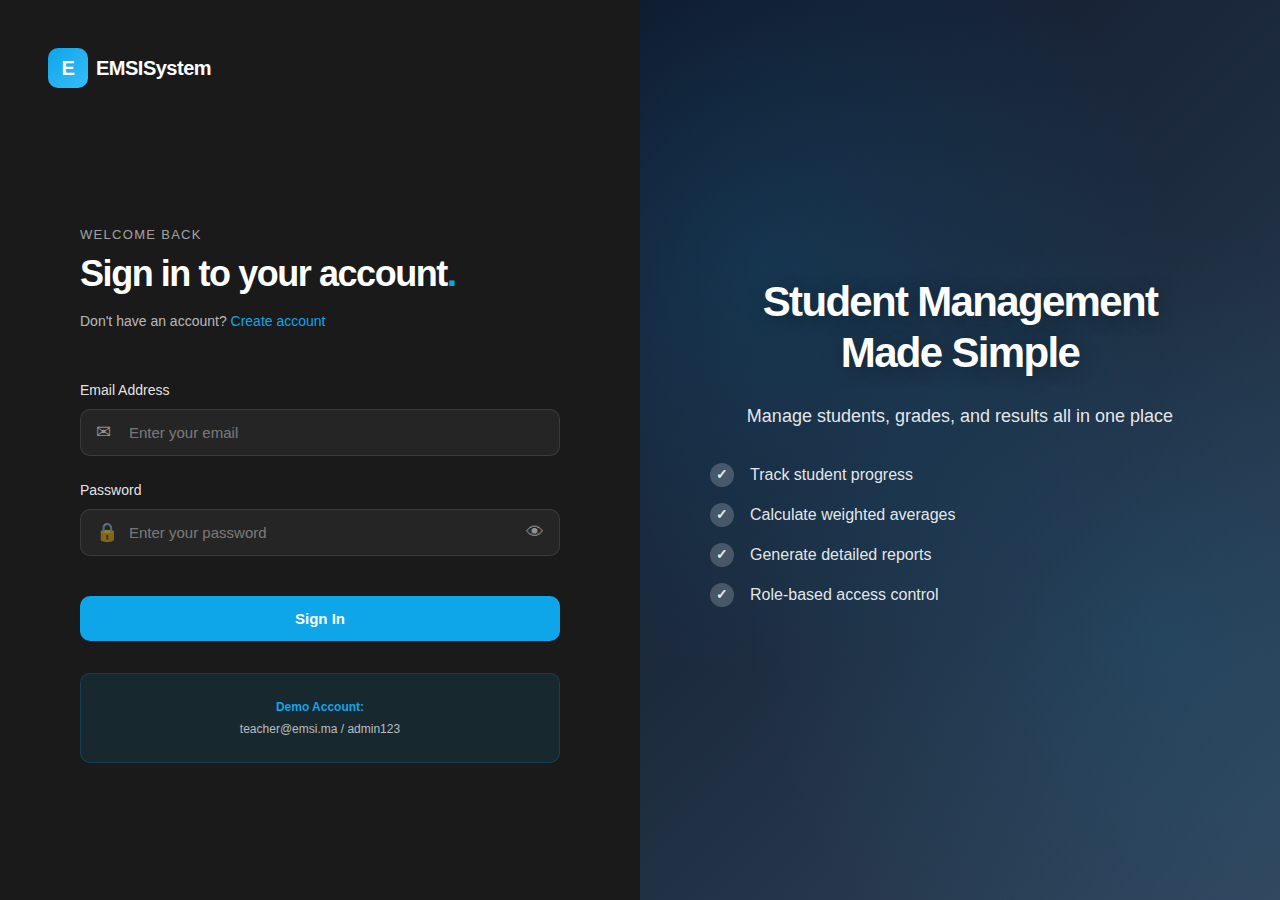
<file: students.html>
<!DOCTYPE html>
<html lang="fr">
<head>
    <meta charset="UTF-8">
    <meta name="viewport" content="width=device-width, initial-scale=1.0">
    <title>Students - Student Management System</title>
    <link rel="stylesheet" href="css/style.css">
</head>
<body>
    <button class="mobile-menu-toggle" onclick="toggleSidebar()">☰</button>

    <div class="dashboard-container">
        <aside class="sidebar" id="sidebar">
            <div class="sidebar-header">
                <h2>EMSISystem</h2>
            </div>
            <nav class="sidebar-nav">
                <ul>
                    <li><a href="index.html"><i>📊</i> Dashboard</a></li>
                    <li><a href="students.html" class="active"><i>👥</i> Students</a></li>
                    <li><a href="modules.html"><i>📚</i> Modules</a></li>
                    <li><a href="grades.html"><i>📝</i> Grades</a></li>
                    <li><a href="results.html"><i>📈</i> Results</a></li>
                </ul>
            </nav>
            <div class="sidebar-footer">
                <div class="user-info">
                    <span id="userName">Loading...</span>
                </div>
                <button class="logout-btn" onclick="logoutUser()">Logout</button>
            </div>
        </aside>

        <main class="main-content">
            <div class="top-navbar">
                <h1>Student Management</h1>
                <div class="user-badge" id="userBadge">Teacher</div>
            </div>

            <div class="content-area">
                <div class="card">
                    <div class="card-header">
                        <h2 id="formTitle">Add New Student</h2>
                    </div>
                    <div id="alertMessage"></div>
                    <form id="studentForm">
                        <div class="form-row">
                            <div class="form-group">
                                <label for="studentName">Full Name *</label>
                                <input type="text" id="studentName" required placeholder="Enter student name">
                            </div>
                            <div class="form-group">
                                <label for="studentCIN">CIN *</label>
                                <input type="text" id="studentCIN" required placeholder="Enter CIN" maxlength="10">
                            </div>
                            <div class="form-group">
                                <label for="studentGroup">Group *</label>
                                <input type="text" id="studentGroup" required placeholder="e.g., 3IIR-1">
                            </div>
                        </div>
                        <div style="display: flex; gap: 1rem; margin-top: 1rem;">
                            <button type="submit" class="btn btn-primary">Save Student</button>
                            <button type="button" class="btn btn-secondary" id="cancelBtn" style="display: none;">Cancel</button>
                        </div>
                    </form>
                </div>

                <div class="card">
                    <div class="card-header">
                        <h2>Students List</h2>
                    </div>
                    <div id="studentsTableContainer"></div>
                </div>
            </div>
        </main>
    </div>

    <script src="js/auth.js"></script>
    <script src="js/data.js"></script>
    <script src="js/students.js"></script>
    <script>
        protectPage('teacher');
        const user = getCurrentUser();
        if (user) {
            document.getElementById('userName').textContent = user.name;
            document.getElementById('userBadge').textContent = user.role === 'teacher' ? 'Teacher' : 'Student';
        }
        function toggleSidebar() {
            document.getElementById('sidebar').classList.toggle('open');
        }
    </script>
</body>
</html>
</file>
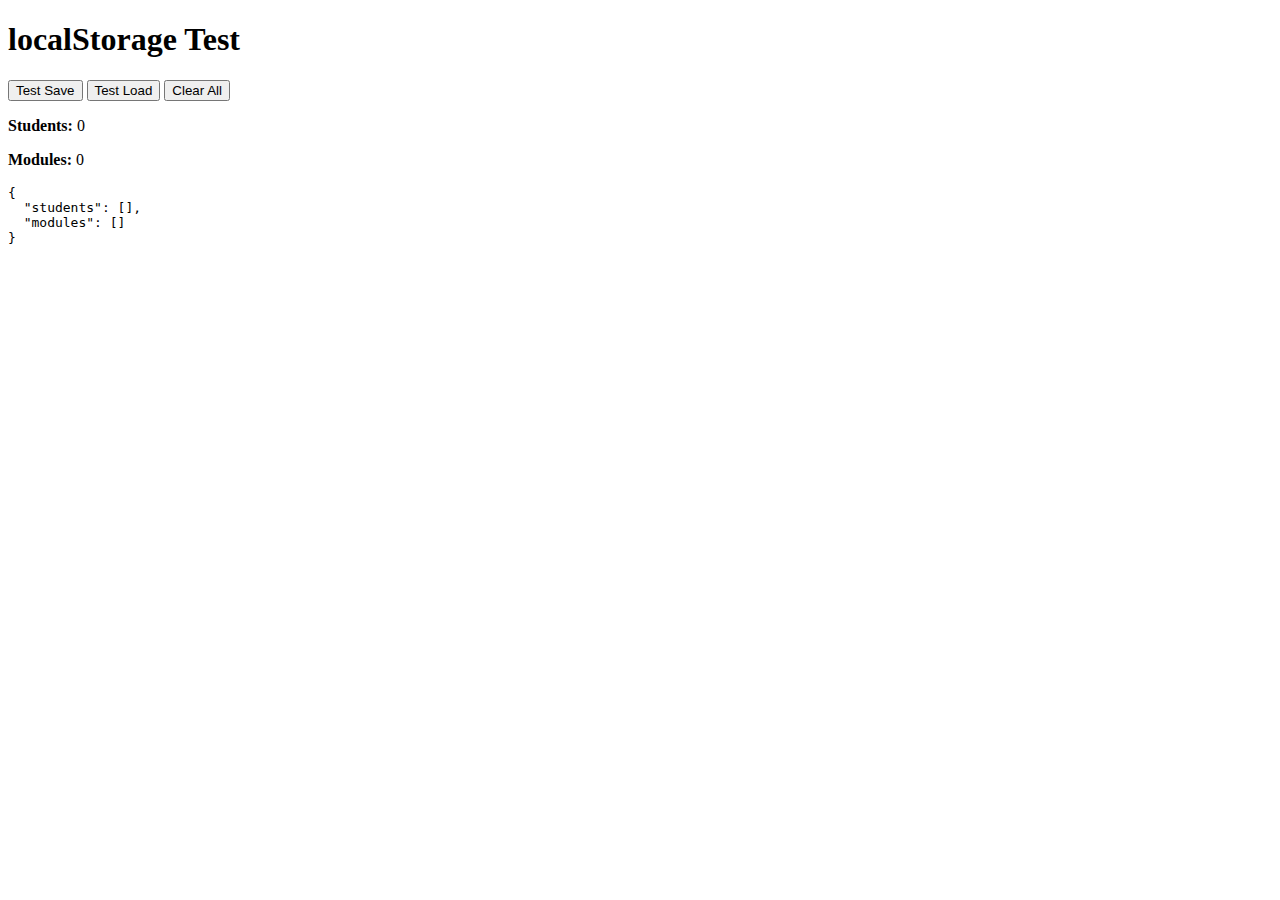
<file: test-storage.html>
<!DOCTYPE html>
<html lang="fr">
<head>
    <meta charset="UTF-8">
    <meta name="viewport" content="width=device-width, initial-scale=1.0">
    <title>Test localStorage</title>
</head>
<body>
    <h1>localStorage Test</h1>
    <button onclick="testSave()">Test Save</button>
    <button onclick="testLoad()">Test Load</button>
    <button onclick="testClear()">Clear All</button>
    <div id="results"></div>

    <script>
        function testSave() {
            const testData = {
                students: [{id: 1, name: "Test Student", cin: "TEST123", group: "3IIR-1"}],
                modules: [{id: 1, name: "Test Module", coefficient: 2}]
            };
            
            try {
                localStorage.setItem('students', JSON.stringify(testData.students));
                localStorage.setItem('modules', JSON.stringify(testData.modules));
                document.getElementById('results').innerHTML = '<p style="color: green;">✅ Data saved successfully!</p>';
                console.log('✅ Saved:', testData);
            } catch (e) {
                document.getElementById('results').innerHTML = '<p style="color: red;">❌ Error: ' + e.message + '</p>';
                console.error('❌ Error saving:', e);
            }
        }
        
        function testLoad() {
            try {
                const students = JSON.parse(localStorage.getItem('students') || '[]');
                const modules = JSON.parse(localStorage.getItem('modules') || '[]');
                document.getElementById('results').innerHTML = `
                    <p><strong>Students:</strong> ${students.length}</p>
                    <p><strong>Modules:</strong> ${modules.length}</p>
                    <pre>${JSON.stringify({students, modules}, null, 2)}</pre>
                `;
                console.log('📦 Loaded:', {students, modules});
            } catch (e) {
                document.getElementById('results').innerHTML = '<p style="color: red;">❌ Error: ' + e.message + '</p>';
                console.error('❌ Error loading:', e);
            }
        }
        
        function testClear() {
            localStorage.clear();
            document.getElementById('results').innerHTML = '<p style="color: orange;">🗑️ All data cleared!</p>';
        }
        
        // Auto-load on page open
        window.addEventListener('load', () => {
            console.log('🔍 Protocol:', window.location.protocol);
            console.log('🔍 Host:', window.location.host);
            testLoad();
        });
    </script>
</body>
</html>
</file>
<file: css/style.css>
/* ============================================
   Student Management System
   Professional Production Design
   ============================================ */

/* CSS Reset & Base */
*,
*::before,
*::after {
    margin: 0;
    padding: 0;
    box-sizing: border-box;
}

:root {
    /* Color System - Professional Palette */
    --primary: #0ea5e9;
    --primary-dark: #0284c7;
    --primary-light: #38bdf8;
    --secondary: #64748b;
    --success: #22c55e;
    --danger: #ef4444;
    --warning: #f59e0b;
    --info: #06b6d4;
    
    /* Neutral Colors */
    --gray-50: #f8fafc;
    --gray-100: #f1f5f9;
    --gray-200: #e2e8f0;
    --gray-300: #cbd5e1;
    --gray-400: #94a3b8;
    --gray-500: #64748b;
    --gray-600: #475569;
    --gray-700: #334155;
    --gray-800: #1e293b;
    --gray-900: #0f172a;
    
    /* Backgrounds */
    --bg-primary: #ffffff;
    --bg-secondary: var(--gray-50);
    --bg-tertiary: var(--gray-100);
    
    /* Text */
    --text-primary: var(--gray-900);
    --text-secondary: var(--gray-600);
    --text-tertiary: var(--gray-500);
    --text-inverse: #ffffff;
    
    /* Borders */
    --border-light: var(--gray-200);
    --border-medium: var(--gray-300);
    
    /* Sidebar */
    --sidebar-bg: #1e293b;
    --sidebar-width: 260px;
    --sidebar-hover: #334155;
    --sidebar-active: rgba(14, 165, 233, 0.15);
    
    /* Shadows */
    --shadow-xs: 0 1px 2px 0 rgba(0, 0, 0, 0.05);
    --shadow-sm: 0 1px 3px 0 rgba(0, 0, 0, 0.1), 0 1px 2px 0 rgba(0, 0, 0, 0.06);
    --shadow-md: 0 4px 6px -1px rgba(0, 0, 0, 0.1), 0 2px 4px -1px rgba(0, 0, 0, 0.06);
    --shadow-lg: 0 10px 15px -3px rgba(0, 0, 0, 0.1), 0 4px 6px -2px rgba(0, 0, 0, 0.05);
    --shadow-xl: 0 20px 25px -5px rgba(0, 0, 0, 0.1), 0 10px 10px -5px rgba(0, 0, 0, 0.04);
    
    /* Spacing */
    --spacing-xs: 0.25rem;
    --spacing-sm: 0.5rem;
    --spacing-md: 1rem;
    --spacing-lg: 1.5rem;
    --spacing-xl: 2rem;
    --spacing-2xl: 3rem;
    
    /* Typography */
    --font-sans: -apple-system, BlinkMacSystemFont, "Segoe UI", Roboto, "Helvetica Neue", Arial, sans-serif;
    --font-mono: "SF Mono", Monaco, "Cascadia Code", "Roboto Mono", Consolas, monospace;
    
    /* Transitions */
    --transition-fast: 150ms cubic-bezier(0.4, 0, 0.2, 1);
    --transition-base: 200ms cubic-bezier(0.4, 0, 0.2, 1);
    --transition-slow: 300ms cubic-bezier(0.4, 0, 0.2, 1);
}

body {
    font-family: var(--font-sans);
    font-size: 14px;
    line-height: 1.5;
    color: var(--text-primary);
    background-color: var(--bg-secondary);
    -webkit-font-smoothing: antialiased;
    -moz-osx-font-smoothing: grayscale;
}

/* ============================================
   AUTHENTICATION PAGES - Professional Split Design
   ============================================ */

.auth-page {
    min-height: 100vh;
    display: flex;
    background: #0a0a0a;
    overflow: hidden;
}

/* Left Side - Form Area */
.auth-form-section {
    flex: 1;
    display: flex;
    flex-direction: column;
    background: #1a1a1a;
    padding: var(--spacing-2xl);
    position: relative;
    overflow-y: auto;
}

.auth-logo {
    display: flex;
    align-items: center;
    gap: var(--spacing-sm);
    margin-bottom: var(--spacing-2xl);
    color: var(--text-inverse);
    font-size: 20px;
    font-weight: 700;
    letter-spacing: -0.025em;
}

.auth-logo-icon {
    width: 40px;
    height: 40px;
    background: linear-gradient(135deg, var(--primary), var(--primary-light));
    border-radius: 10px;
    display: flex;
    align-items: center;
    justify-content: center;
    font-size: 20px;
    font-weight: 700;
}

.auth-form-container {
    max-width: 480px;
    width: 100%;
    margin: auto;
}

.auth-header {
    margin-bottom: var(--spacing-2xl);
}

.auth-header .subtitle {
    font-size: 13px;
    color: rgba(255, 255, 255, 0.6);
    text-transform: uppercase;
    letter-spacing: 0.1em;
    margin-bottom: var(--spacing-sm);
    font-weight: 500;
}

.auth-header h1 {
    font-size: 36px;
    font-weight: 700;
    color: var(--text-inverse);
    margin-bottom: var(--spacing-md);
    letter-spacing: -0.04em;
    line-height: 1.2;
}

.auth-header h1 .dot {
    color: var(--primary);
}

.auth-header .login-link {
    color: rgba(255, 255, 255, 0.7);
    font-size: 14px;
    margin-top: var(--spacing-md);
}

.auth-header .login-link a {
    color: var(--primary);
    text-decoration: none;
    font-weight: 500;
    transition: color var(--transition-fast);
}

.auth-header .login-link a:hover {
    color: var(--primary-light);
}

.auth-form {
    margin-bottom: var(--spacing-xl);
}

/* Input Fields with Icons */
.auth-form .form-group {
    position: relative;
    margin-bottom: var(--spacing-lg);
}

.auth-form .form-group label {
    display: block;
    margin-bottom: var(--spacing-sm);
    color: rgba(255, 255, 255, 0.9);
    font-weight: 500;
    font-size: 14px;
}

.auth-form .form-group .input-wrapper {
    position: relative;
    display: flex;
    align-items: center;
}

.auth-form .form-group .input-icon {
    position: absolute;
    left: 16px;
    color: rgba(255, 255, 255, 0.5);
    font-size: 18px;
    z-index: 1;
    pointer-events: none;
}

.auth-form .form-group input,
.auth-form .form-group select {
    width: 100%;
    padding: 14px 16px 14px 48px;
    background: rgba(255, 255, 255, 0.05);
    border: 1px solid rgba(255, 255, 255, 0.1);
    border-radius: 10px;
    font-size: 15px;
    color: var(--text-inverse);
    transition: all var(--transition-base);
    font-family: var(--font-sans);
}

.auth-form .form-group input:focus,
.auth-form .form-group select:focus {
    outline: none;
    background: rgba(255, 255, 255, 0.08);
    border-color: var(--primary);
    box-shadow: 0 0 0 3px rgba(14, 165, 233, 0.1);
}

.auth-form .form-group input::placeholder {
    color: rgba(255, 255, 255, 0.4);
}

.auth-form .form-group .password-toggle {
    position: absolute;
    right: 16px;
    color: rgba(255, 255, 255, 0.5);
    cursor: pointer;
    font-size: 18px;
    z-index: 2;
    transition: color var(--transition-fast);
    background: transparent;
    border: none;
    padding: 0;
    display: flex;
    align-items: center;
    justify-content: center;
}

.auth-form .form-group .password-toggle:hover {
    color: rgba(255, 255, 255, 0.8);
}

.auth-form .form-group select {
    padding-left: 48px;
    appearance: none;
    background-image: url("data:image/svg+xml,%3Csvg xmlns='http://www.w3.org/2000/svg' width='12' height='12' viewBox='0 0 12 12'%3E%3Cpath fill='%23ffffff' d='M6 9L1 4h10z'/%3E%3C/svg%3E");
    background-repeat: no-repeat;
    background-position: right 16px center;
    padding-right: 40px;
}

/* Form Row for Side-by-Side Inputs */
.auth-form .form-row {
    display: grid;
    grid-template-columns: 1fr 1fr;
    gap: var(--spacing-md);
}

.auth-form .form-group small {
    display: block;
    margin-top: var(--spacing-xs);
    color: rgba(255, 255, 255, 0.5);
    font-size: 12px;
    line-height: 1.4;
}

/* Buttons */
.auth-form .btn-primary {
    width: 100%;
    padding: 14px;
    background: var(--primary);
    color: var(--text-inverse);
    border: none;
    border-radius: 10px;
    font-size: 15px;
    font-weight: 600;
    cursor: pointer;
    transition: all var(--transition-base);
    margin-top: var(--spacing-md);
}

.auth-form .btn-primary:hover {
    background: var(--primary-dark);
    transform: translateY(-1px);
    box-shadow: 0 10px 20px rgba(14, 165, 233, 0.3);
}

.auth-form .btn-primary:active {
    transform: translateY(0);
}

/* Right Side - Visual Area */
.auth-visual-section {
    flex: 1;
    background: linear-gradient(135deg, #0f172a 0%, #1e293b 50%, #334155 100%);
    position: relative;
    display: flex;
    align-items: center;
    justify-content: center;
    padding: var(--spacing-2xl);
    overflow: hidden;
}

.auth-visual-section::before {
    content: '';
    position: absolute;
    top: 0;
    left: 0;
    right: 0;
    bottom: 0;
    background: 
        radial-gradient(circle at 20% 30%, rgba(14, 165, 233, 0.15) 0%, transparent 50%),
        radial-gradient(circle at 80% 70%, rgba(14, 165, 233, 0.1) 0%, transparent 50%),
        linear-gradient(135deg, transparent 0%, rgba(14, 165, 233, 0.05) 100%);
    opacity: 1;
}

.auth-visual-content {
    position: relative;
    z-index: 1;
    text-align: center;
    color: var(--text-inverse);
    max-width: 500px;
}

.auth-visual-content h2 {
    font-size: 42px;
    font-weight: 700;
    margin-bottom: var(--spacing-lg);
    letter-spacing: -0.04em;
    line-height: 1.2;
    text-shadow: 0 2px 20px rgba(0, 0, 0, 0.3);
}

.auth-visual-content p {
    font-size: 18px;
    color: rgba(255, 255, 255, 0.9);
    line-height: 1.6;
    margin-bottom: var(--spacing-xl);
}

.auth-visual-features {
    list-style: none;
    text-align: left;
    margin-top: var(--spacing-xl);
}

.auth-visual-features li {
    display: flex;
    align-items: center;
    gap: var(--spacing-md);
    margin-bottom: var(--spacing-md);
    font-size: 16px;
    color: rgba(255, 255, 255, 0.9);
}

.auth-visual-features li::before {
    content: '✓';
    width: 24px;
    height: 24px;
    background: rgba(255, 255, 255, 0.2);
    border-radius: 50%;
    display: flex;
    align-items: center;
    justify-content: center;
    font-weight: 700;
    font-size: 14px;
    flex-shrink: 0;
}

/* Alert Messages */
#alertMessage {
    margin-bottom: var(--spacing-lg);
    border-radius: 10px;
    padding: 12px 16px;
    font-size: 14px;
    display: none;
}

#alertMessage.alert-success {
    background: rgba(34, 197, 94, 0.15);
    color: #22c55e;
    border: 1px solid rgba(34, 197, 94, 0.3);
}

#alertMessage.alert-error {
    background: rgba(239, 68, 68, 0.15);
    color: #ef4444;
    border: 1px solid rgba(239, 68, 68, 0.3);
}

/* Responsive Design */
@media (max-width: 968px) {
    .auth-page {
        flex-direction: column;
    }
    
    .auth-visual-section {
        display: none;
    }
    
    .auth-form-section {
        padding: var(--spacing-xl);
    }
    
    .auth-form-container {
        max-width: 100%;
    }
    
    .auth-header h1 {
        font-size: 28px;
    }
}

@media (max-width: 640px) {
    .auth-form .form-row {
        grid-template-columns: 1fr;
    }
    
    .auth-header h1 {
        font-size: 24px;
    }
    
    .auth-form-section {
        padding: var(--spacing-lg);
    }
}

/* ============================================
   DASHBOARD LAYOUT
   ============================================ */

.dashboard-container {
    display: flex;
    min-height: 100vh;
}

/* Sidebar - Modern Design */
.sidebar {
    width: 240px;
    background: #0a0a0a;
    color: var(--text-inverse);
    position: fixed;
    height: 100vh;
    left: 0;
    top: 0;
    overflow-y: auto;
    overflow-x: hidden;
    transition: transform var(--transition-base);
    z-index: 1000;
    border-right: 1px solid rgba(255, 255, 255, 0.05);
    display: flex;
    flex-direction: column;
    padding: 0;
}

.sidebar-header {
    padding: var(--spacing-lg) var(--spacing-xl);
    border-bottom: 1px solid rgba(255, 255, 255, 0.05);
    margin-bottom: var(--spacing-md);
}

.sidebar-logo {
    width: 48px;
    height: 48px;
    background: linear-gradient(135deg, var(--primary), var(--primary-light));
    border-radius: 12px;
    display: flex;
    align-items: center;
    justify-content: center;
    font-size: 24px;
    font-weight: 700;
    color: white;
}

.sidebar-logo-full {
    font-size: 18px;
    font-weight: 700;
    color: var(--text-inverse);
    letter-spacing: -0.025em;
}

.sidebar-nav {
    flex: 1;
    width: 100%;
    padding: var(--spacing-md) 0;
}

.sidebar-nav ul {
    list-style: none;
    display: flex;
    flex-direction: column;
    gap: 4px;
    padding: 0 var(--spacing-md);
}

.sidebar-nav li {
    width: 100%;
}

.sidebar-nav a {
    display: flex;
    align-items: center;
    gap: var(--spacing-md);
    padding: 12px var(--spacing-md);
    color: rgba(255, 255, 255, 0.7);
    text-decoration: none;
    transition: all var(--transition-fast);
    border-radius: 10px;
    position: relative;
    font-size: 14px;
    font-weight: 500;
}

.sidebar-nav a:hover {
    background: rgba(255, 255, 255, 0.08);
    color: rgba(255, 255, 255, 0.95);
}

.sidebar-nav a.active {
    background: rgba(14, 165, 233, 0.15);
    color: var(--primary-light);
}

.sidebar-nav a.active::before {
    content: '';
    position: absolute;
    left: 0;
    top: 50%;
    transform: translateY(-50%);
    width: 3px;
    height: 60%;
    background: var(--primary);
    border-radius: 0 2px 2px 0;
}

.nav-icon {
    font-size: 20px;
    width: 24px;
    text-align: center;
    display: flex;
    align-items: center;
    justify-content: center;
}

.nav-text {
    flex: 1;
    font-size: 14px;
    font-weight: 500;
}

.sidebar-footer {
    width: 100%;
    padding: var(--spacing-lg) var(--spacing-xl);
    border-top: 1px solid rgba(255, 255, 255, 0.05);
    margin-top: auto;
}

.sidebar-user-info {
    display: flex;
    flex-direction: column;
    gap: var(--spacing-xs);
    margin-bottom: var(--spacing-md);
}

.sidebar-user-role {
    font-size: 12px;
    color: rgba(255, 255, 255, 0.6);
    font-weight: 500;
}

.sidebar-logout-btn {
    width: 100%;
    padding: 10px;
    background: rgba(239, 68, 68, 0.1);
    border: 1px solid rgba(239, 68, 68, 0.2);
    border-radius: 8px;
    color: rgba(239, 68, 68, 0.9);
    font-size: 13px;
    font-weight: 600;
    cursor: pointer;
    transition: all var(--transition-fast);
}

.sidebar-logout-btn:hover {
    background: rgba(239, 68, 68, 0.2);
    border-color: rgba(239, 68, 68, 0.3);
}

.theme-toggle-sidebar {
    display: flex;
    background: rgba(255, 255, 255, 0.05);
    border-radius: 12px;
    padding: 4px;
    gap: 4px;
}

.theme-btn {
    width: 36px;
    height: 36px;
    border: none;
    background: transparent;
    color: rgba(255, 255, 255, 0.5);
    border-radius: 8px;
    cursor: pointer;
    font-size: 16px;
    transition: all var(--transition-fast);
    display: flex;
    align-items: center;
    justify-content: center;
}

.theme-btn.active {
    background: rgba(255, 255, 255, 0.1);
    color: rgba(255, 255, 255, 0.9);
}

.theme-btn:hover {
    background: rgba(255, 255, 255, 0.1);
}

.logout-btn {
    width: 100%;
    padding: 8px var(--spacing-md);
    background: rgba(239, 68, 68, 0.2);
    color: var(--text-inverse);
    border: 1px solid rgba(239, 68, 68, 0.3);
    border-radius: 6px;
    cursor: pointer;
    font-weight: 500;
    font-size: 13px;
    transition: all var(--transition-fast);
}

.logout-btn:hover {
    background: rgba(239, 68, 68, 0.3);
    border-color: rgba(239, 68, 68, 0.5);
}

/* Main Content */
.main-content {
    flex: 1;
    margin-left: 240px;
    transition: margin-left var(--transition-base);
    display: flex;
    flex-direction: column;
    background: #0f0f0f;
    min-height: 100vh;
}

/* Top Navbar - Modern Design */
.top-navbar {
    background: #0a0a0a;
    padding: var(--spacing-md) var(--spacing-xl);
    border-bottom: 1px solid rgba(255, 255, 255, 0.05);
    position: sticky;
    top: 0;
    z-index: 100;
    display: flex;
    justify-content: space-between;
    align-items: center;
    min-height: 70px;
}

/* Simple Top Navbar (for Results page and other pages) */
.top-navbar-simple {
    background: #0a0a0a;
    padding: 0 var(--spacing-xl);
    border-bottom: 1px solid rgba(255, 255, 255, 0.05);
    position: sticky;
    top: 0;
    z-index: 100;
    display: flex;
    justify-content: space-between;
    align-items: center;
    min-height: 70px;
}

.navbar-logo {
    font-size: 18px;
    font-weight: 700;
    color: var(--text-inverse);
    letter-spacing: -0.025em;
    min-width: 140px;
}

.top-navbar-simple h1 {
    font-size: 24px;
    font-weight: 600;
    color: var(--text-inverse);
    letter-spacing: -0.025em;
    margin: 0;
    flex: 1;
    text-align: center;
}

.top-navbar-simple .user-badge {
    display: inline-flex;
    align-items: center;
    padding: 6px 12px;
    background: rgba(14, 165, 233, 0.1);
    border-radius: 6px;
    color: var(--primary);
    font-weight: 500;
    font-size: 13px;
    min-width: 80px;
    justify-content: center;
}

.navbar-left {
    display: flex;
    align-items: center;
    gap: var(--spacing-md);
}

.class-info {
    font-size: 16px;
    font-weight: 600;
    color: var(--text-inverse);
}

.class-members {
    display: flex;
    align-items: center;
    gap: var(--spacing-sm);
    padding: 6px 12px;
    background: rgba(255, 255, 255, 0.05);
    border-radius: 20px;
}

.member-avatars {
    display: flex;
    gap: -8px;
}

.member-avatars::before {
    content: '👤👤👤';
    font-size: 20px;
    letter-spacing: -4px;
}

.member-count {
    font-size: 12px;
    font-weight: 600;
    color: var(--warning);
    background: rgba(245, 158, 11, 0.2);
    padding: 2px 6px;
    border-radius: 10px;
}

.navbar-center {
    flex: 1;
    max-width: 500px;
    margin: 0 var(--spacing-xl);
}

.search-bar {
    position: relative;
    display: flex;
    align-items: center;
}

.search-icon {
    position: absolute;
    left: 16px;
    color: rgba(255, 255, 255, 0.5);
    font-size: 18px;
    z-index: 1;
}

.search-bar input {
    width: 100%;
    padding: 12px 16px 12px 48px;
    background: rgba(255, 255, 255, 0.05);
    border: 1px solid rgba(255, 255, 255, 0.1);
    border-radius: 12px;
    color: var(--text-inverse);
    font-size: 14px;
    transition: all var(--transition-fast);
}

.search-bar input:focus {
    outline: none;
    background: rgba(255, 255, 255, 0.08);
    border-color: var(--primary);
}

.search-bar input::placeholder {
    color: rgba(255, 255, 255, 0.4);
}

.navbar-right {
    display: flex;
    align-items: center;
    gap: var(--spacing-md);
}

.notification-btn {
    position: relative;
    width: 40px;
    height: 40px;
    background: rgba(255, 255, 255, 0.05);
    border: 1px solid rgba(255, 255, 255, 0.1);
    border-radius: 10px;
    color: rgba(255, 255, 255, 0.7);
    font-size: 18px;
    cursor: pointer;
    transition: all var(--transition-fast);
    display: flex;
    align-items: center;
    justify-content: center;
}

.notification-btn:hover {
    background: rgba(255, 255, 255, 0.1);
    color: rgba(255, 255, 255, 0.9);
}

.notification-badge {
    position: absolute;
    top: -4px;
    right: -4px;
    background: var(--warning);
    color: white;
    font-size: 10px;
    font-weight: 700;
    padding: 2px 6px;
    border-radius: 10px;
    min-width: 18px;
    text-align: center;
}

.user-profile-dropdown {
    display: flex;
    align-items: center;
    gap: var(--spacing-sm);
    padding: 6px 12px;
    background: rgba(255, 255, 255, 0.05);
    border: 1px solid rgba(255, 255, 255, 0.1);
    border-radius: 12px;
    cursor: pointer;
    transition: all var(--transition-fast);
}

.user-profile-dropdown:hover {
    background: rgba(255, 255, 255, 0.1);
}

.user-avatar {
    width: 32px;
    height: 32px;
    background: var(--primary);
    border-radius: 8px;
    display: flex;
    align-items: center;
    justify-content: center;
    font-size: 16px;
    color: white;
}

.user-info-dropdown {
    display: flex;
    flex-direction: column;
}

.user-name {
    font-size: 13px;
    font-weight: 600;
    color: var(--text-inverse);
    line-height: 1.2;
}

.user-role {
    font-size: 11px;
    color: rgba(255, 255, 255, 0.5);
    text-transform: capitalize;
}

.dropdown-arrow {
    font-size: 10px;
    color: rgba(255, 255, 255, 0.5);
    margin-left: 4px;
}

/* Content Area */
.content-area {
    flex: 1;
    padding: var(--spacing-xl);
    overflow-y: auto;
    background: #0f0f0f;
}

body.light-theme .content-area {
    background: #f8f9fa;
}

/* Welcome Section */
.welcome-section {
    display: grid;
    grid-template-columns: 2fr 1fr;
    gap: var(--spacing-lg);
    margin-bottom: var(--spacing-xl);
}

.welcome-card {
    background: linear-gradient(135deg, #1a1a1a 0%, #0f0f0f 100%);
    border-radius: 16px;
    padding: var(--spacing-2xl);
    border: 1px solid rgba(255, 255, 255, 0.05);
    display: flex;
    align-items: center;
    justify-content: space-between;
    position: relative;
    overflow: hidden;
}

.welcome-card::before {
    content: '';
    position: absolute;
    top: -50%;
    right: -20%;
    width: 300px;
    height: 300px;
    background: radial-gradient(circle, rgba(14, 165, 233, 0.2) 0%, transparent 70%);
    border-radius: 50%;
}

.welcome-content {
    position: relative;
    z-index: 1;
    flex: 1;
}

.welcome-greeting {
    font-size: 16px;
    color: rgba(255, 255, 255, 0.7);
    margin-bottom: var(--spacing-md);
}

.welcome-title {
    font-size: 32px;
    font-weight: 700;
    color: var(--text-inverse);
    margin-bottom: var(--spacing-sm);
    letter-spacing: -0.03em;
    line-height: 1.2;
}

.welcome-subtitle {
    font-size: 14px;
    color: rgba(255, 255, 255, 0.6);
    margin-bottom: var(--spacing-lg);
    line-height: 1.6;
}

.welcome-btn {
    padding: 12px 24px;
    background: var(--primary);
    color: white;
    border: none;
    border-radius: 10px;
    font-size: 14px;
    font-weight: 600;
    cursor: pointer;
    transition: all var(--transition-base);
}

.welcome-btn:hover {
    background: var(--primary-dark);
    transform: translateY(-2px);
    box-shadow: 0 10px 20px rgba(14, 165, 233, 0.3);
}

.welcome-illustration {
    position: relative;
    z-index: 1;
    width: 200px;
    height: 200px;
    display: flex;
    align-items: center;
    justify-content: center;
}

.illustration-placeholder {
    font-size: 120px;
    opacity: 0.8;
}

.calendar-card {
    background: #1a1a1a;
    border-radius: 16px;
    padding: var(--spacing-xl);
    border: 1px solid rgba(255, 255, 255, 0.05);
}

.calendar-header-nav {
    display: flex;
    align-items: center;
    justify-content: space-between;
    margin-bottom: var(--spacing-lg);
}

.calendar-header-nav h3 {
    font-size: 18px;
    font-weight: 600;
    color: var(--text-inverse);
}

.calendar-nav-btn {
    width: 32px;
    height: 32px;
    background: rgba(255, 255, 255, 0.05);
    border: 1px solid rgba(255, 255, 255, 0.1);
    border-radius: 8px;
    color: rgba(255, 255, 255, 0.7);
    font-size: 18px;
    cursor: pointer;
    transition: all var(--transition-fast);
    display: flex;
    align-items: center;
    justify-content: center;
}

.calendar-nav-btn:hover {
    background: rgba(255, 255, 255, 0.1);
    color: rgba(255, 255, 255, 0.9);
}

/* Statistics Section */
.statistics-section {
    display: grid;
    grid-template-columns: 2fr 1fr;
    gap: var(--spacing-lg);
}

.section-header {
    display: flex;
    justify-content: space-between;
    align-items: center;
    margin-bottom: var(--spacing-lg);
}

.section-header h2 {
    font-size: 20px;
    font-weight: 600;
    color: var(--text-inverse);
}

.show-more-link {
    color: var(--primary);
    text-decoration: none;
    font-size: 14px;
    font-weight: 500;
    transition: color var(--transition-fast);
}

.show-more-link:hover {
    color: var(--primary-light);
}

/* Assessment Chart */
.assessment-chart {
    padding: var(--spacing-md) 0;
}

.assessment-bars {
    display: flex;
    flex-direction: column;
    gap: var(--spacing-md);
}

.assessment-bar-item {
    display: flex;
    flex-direction: column;
    gap: var(--spacing-xs);
}

.assessment-bar-label {
    font-size: 13px;
    color: rgba(255, 255, 255, 0.8);
    font-weight: 500;
}

.assessment-bar-container {
    position: relative;
    height: 32px;
    background: rgba(255, 255, 255, 0.05);
    border-radius: 8px;
    overflow: hidden;
}

.assessment-bar-fill {
    height: 100%;
    border-radius: 8px;
    transition: width var(--transition-slow);
    position: relative;
}

.assessment-bar-value {
    position: absolute;
    right: 12px;
    top: 50%;
    transform: translateY(-50%);
    font-size: 12px;
    font-weight: 600;
    color: var(--text-inverse);
    z-index: 1;
}

.chart-axis {
    display: flex;
    justify-content: space-between;
    padding: 0 var(--spacing-sm);
    margin-bottom: var(--spacing-md);
}

.axis-label {
    font-size: 11px;
    color: rgba(255, 255, 255, 0.4);
}

/* Circular Progress */
.progress-cards {
    display: grid;
    grid-template-columns: repeat(2, 1fr);
    gap: var(--spacing-lg);
    margin-top: var(--spacing-lg);
}

.progress-card {
    background: #1a1a1a;
    border-radius: 16px;
    padding: var(--spacing-xl);
    border: 1px solid rgba(255, 255, 255, 0.05);
    display: flex;
    justify-content: center;
    align-items: center;
}

.circular-progress {
    position: relative;
    width: 120px;
    height: 120px;
}

.progress-ring {
    transform: rotate(-90deg);
}

.progress-ring-circle-bg {
    fill: none;
    stroke: rgba(255, 255, 255, 0.1);
    stroke-width: 8;
}

.progress-ring-circle {
    fill: none;
    stroke-width: 8;
    stroke-linecap: round;
    transition: stroke-dashoffset var(--transition-slow);
}

.progress-text {
    position: absolute;
    top: 50%;
    left: 50%;
    transform: translate(-50%, -50%);
    text-align: center;
}

.progress-value {
    display: block;
    font-size: 24px;
    font-weight: 700;
    color: var(--text-inverse);
    line-height: 1;
    margin-bottom: 4px;
}

.progress-label {
    display: block;
    font-size: 11px;
    color: rgba(255, 255, 255, 0.6);
    text-transform: uppercase;
    letter-spacing: 0.05em;
}

/* Activity Cards Modern */
.activity-list-modern {
    display: flex;
    flex-direction: column;
    gap: var(--spacing-md);
}

.activity-cards {
    display: flex;
    flex-direction: column;
    gap: var(--spacing-md);
}

.activity-card-modern {
    background: #1a1a1a;
    border-radius: 12px;
    padding: var(--spacing-md);
    border-left: 4px solid;
    display: flex;
    align-items: flex-start;
    gap: var(--spacing-md);
    transition: all var(--transition-fast);
}

.activity-card-modern:hover {
    background: #1f1f1f;
    transform: translateX(4px);
}

.activity-card-icon {
    width: 40px;
    height: 40px;
    border-radius: 10px;
    display: flex;
    align-items: center;
    justify-content: center;
    font-size: 18px;
    flex-shrink: 0;
}

.activity-card-content {
    flex: 1;
}

.activity-card-title {
    font-size: 14px;
    font-weight: 600;
    color: var(--text-inverse);
    margin-bottom: 4px;
}

.activity-card-desc {
    font-size: 12px;
    color: rgba(255, 255, 255, 0.6);
}

/* Period Select */
.period-select {
    padding: 8px 12px;
    background: rgba(255, 255, 255, 0.05);
    border: 1px solid rgba(255, 255, 255, 0.1);
    border-radius: 8px;
    color: var(--text-inverse);
    font-size: 13px;
    margin-bottom: var(--spacing-lg);
    cursor: pointer;
    transition: all var(--transition-fast);
}

.period-select:focus {
    outline: none;
    border-color: var(--primary);
}

.card-subtitle {
    font-size: 13px;
    color: rgba(255, 255, 255, 0.6);
    margin-bottom: var(--spacing-md);
    text-transform: uppercase;
    letter-spacing: 0.05em;
    font-weight: 500;
}

/* Filter Bar */
.filter-bar {
    background: #ffffff;
    padding: var(--spacing-md) var(--spacing-lg);
    border-radius: 12px;
    margin-bottom: var(--spacing-xl);
    display: flex;
    gap: var(--spacing-xl);
    align-items: center;
    box-shadow: 0 2px 8px rgba(0, 0, 0, 0.1);
}

body.dark-theme .filter-bar {
    background: #1a1a1a;
    border: 1px solid rgba(255, 255, 255, 0.05);
    box-shadow: 0 2px 8px rgba(0, 0, 0, 0.3);
}

.filter-group {
    display: flex;
    align-items: center;
    gap: var(--spacing-md);
}

.filter-group label {
    font-size: 14px;
    font-weight: 500;
    color: var(--text-primary);
    white-space: nowrap;
}

body.dark-theme .filter-group label {
    color: rgba(255, 255, 255, 0.9);
}

.filter-group select {
    padding: 8px 32px 8px 12px;
    background: var(--bg-secondary);
    border: 1px solid var(--border-medium);
    border-radius: 8px;
    color: var(--text-primary);
    font-size: 14px;
    cursor: pointer;
    transition: all var(--transition-fast);
    appearance: none;
    background-image: url("data:image/svg+xml,%3Csvg xmlns='http://www.w3.org/2000/svg' width='12' height='12' viewBox='0 0 12 12'%3E%3Cpath fill='%23999' d='M6 9L1 4h10z'/%3E%3C/svg%3E");
    background-repeat: no-repeat;
    background-position: right 12px center;
    background-size: 12px;
    min-width: 150px;
}

body.dark-theme .filter-group select {
    background: rgba(255, 255, 255, 0.05);
    border-color: rgba(255, 255, 255, 0.1);
    color: var(--text-inverse);
    background-image: url("data:image/svg+xml,%3Csvg xmlns='http://www.w3.org/2000/svg' width='12' height='12' viewBox='0 0 12 12'%3E%3Cpath fill='%23fff' d='M6 9L1 4h10z'/%3E%3C/svg%3E");
    background-repeat: no-repeat;
    background-position: right 12px center;
    background-size: 12px;
}

.filter-group select:focus {
    outline: none;
    border-color: var(--primary);
}

/* Results Section */
.results-section {
    margin-top: var(--spacing-lg);
}

.section-title {
    font-size: 20px;
    font-weight: 600;
    color: var(--text-inverse);
    margin-bottom: var(--spacing-lg);
    letter-spacing: -0.025em;
}

body.light-theme .section-title {
    color: var(--text-primary);
}

.results-table-container {
    background: transparent;
    border-radius: 0;
    padding: 0;
    border: none;
    min-height: 400px;
}

.results-table-container .empty-state {
    padding: var(--spacing-3xl);
    min-height: 400px;
    display: flex;
    align-items: center;
    justify-content: center;
}

/* ============================================
   COMPONENTS
   ============================================ */

/* Cards */
.card {
    background: #1a1a1a;
    border-radius: 16px;
    padding: var(--spacing-xl);
    margin-bottom: var(--spacing-lg);
    border: 1px solid rgba(255, 255, 255, 0.05);
    transition: all var(--transition-base);
}

.card:hover {
    border-color: rgba(255, 255, 255, 0.1);
    transform: translateY(-2px);
}

body.light-theme .card {
    background: #ffffff;
    border-color: var(--border-light);
}

.card-header {
    display: flex;
    justify-content: space-between;
    align-items: center;
    margin-bottom: var(--spacing-lg);
    padding-bottom: var(--spacing-md);
    border-bottom: 1px solid rgba(255, 255, 255, 0.05);
}

.card-header h2 {
    font-size: 18px;
    font-weight: 600;
    color: var(--text-inverse);
    letter-spacing: -0.025em;
}

body.light-theme .card-header {
    border-bottom-color: var(--border-light);
}

body.light-theme .card-header h2 {
    color: var(--text-primary);
}

/* Statistics Grid */
.stats-grid {
    display: grid;
    grid-template-columns: repeat(auto-fit, minmax(240px, 1fr));
    gap: var(--spacing-lg);
    margin-bottom: var(--spacing-xl);
}

.stat-card {
    background: var(--bg-primary);
    padding: var(--spacing-lg);
    border-radius: 8px;
    box-shadow: var(--shadow-sm);
    border: 1px solid var(--border-light);
    transition: all var(--transition-base);
    position: relative;
    overflow: hidden;
}

.stat-card::before {
    content: '';
    position: absolute;
    top: 0;
    left: 0;
    right: 0;
    height: 3px;
    background: linear-gradient(90deg, var(--primary), var(--primary-light));
}

.stat-card:hover {
    box-shadow: var(--shadow-md);
    transform: translateY(-2px);
}

.stat-card .icon {
    font-size: 32px;
    margin-bottom: var(--spacing-md);
    opacity: 0.9;
}

.stat-card h3 {
    font-size: 28px;
    font-weight: 700;
    color: var(--text-primary);
    margin-bottom: var(--spacing-xs);
    line-height: 1;
}

.stat-card p {
    color: var(--text-secondary);
    font-size: 13px;
    font-weight: 500;
    text-transform: uppercase;
    letter-spacing: 0.05em;
}

.stat-card-header {
    display: flex;
    justify-content: space-between;
    align-items: center;
    margin-bottom: var(--spacing-md);
}

.stat-icon {
    width: 48px;
    height: 48px;
    border-radius: 10px;
    display: flex;
    align-items: center;
    justify-content: center;
    font-size: 24px;
}

.stat-trend {
    font-size: 12px;
    font-weight: 600;
    padding: 4px 8px;
    border-radius: 4px;
}

.stat-trend.trend-up {
    background: rgba(34, 197, 94, 0.1);
    color: var(--success);
}

.stat-trend.trend-down {
    background: rgba(239, 68, 68, 0.1);
    color: var(--danger);
}

/* Dashboard Grid Layout */
.dashboard-grid {
    display: grid;
    grid-template-columns: 2fr 1fr;
    gap: var(--spacing-lg);
}

.dashboard-left,
.dashboard-right {
    display: flex;
    flex-direction: column;
    gap: var(--spacing-lg);
}

/* Charts */
.chart-container {
    min-height: 300px;
    padding: var(--spacing-md);
}

.chart-filter {
    padding: 6px 12px;
    border: 1px solid var(--border-medium);
    border-radius: 6px;
    font-size: 13px;
    background: var(--bg-primary);
    color: var(--text-primary);
    cursor: pointer;
}

/* Bar Chart */
.bar-chart {
    display: flex;
    flex-direction: column;
    gap: var(--spacing-md);
}

.bar-chart-item {
    display: flex;
    flex-direction: column;
    gap: var(--spacing-xs);
}

.bar-chart-label {
    display: flex;
    justify-content: space-between;
    align-items: center;
    font-size: 13px;
    color: var(--text-secondary);
}

.bar-value {
    font-weight: 600;
    color: var(--text-primary);
}

.bar-chart-bar {
    height: 24px;
    background: var(--bg-tertiary);
    border-radius: 12px;
    overflow: hidden;
    position: relative;
}

.bar-fill {
    height: 100%;
    border-radius: 12px;
    transition: width var(--transition-slow);
    position: relative;
}

.bar-fill::after {
    content: '';
    position: absolute;
    right: 0;
    top: 0;
    bottom: 0;
    width: 2px;
    background: rgba(255, 255, 255, 0.3);
}

/* Grade Distribution */
.distribution-container {
    padding: var(--spacing-md);
}

.distribution-list {
    display: flex;
    flex-direction: column;
    gap: var(--spacing-md);
}

.distribution-item {
    display: flex;
    flex-direction: column;
    gap: var(--spacing-xs);
}

.distribution-header {
    display: flex;
    justify-content: space-between;
    align-items: center;
    font-size: 13px;
}

.distribution-label {
    color: var(--text-primary);
    font-weight: 500;
}

.distribution-value {
    color: var(--text-secondary);
    font-weight: 600;
}

.distribution-bar {
    height: 8px;
    background: var(--bg-tertiary);
    border-radius: 4px;
    overflow: hidden;
}

.distribution-fill {
    height: 100%;
    border-radius: 4px;
    transition: width var(--transition-slow);
}

/* Top Students List */
.top-students-list {
    padding: var(--spacing-md);
}

.top-students {
    display: flex;
    flex-direction: column;
    gap: var(--spacing-md);
}

.top-student-item {
    display: flex;
    align-items: center;
    gap: var(--spacing-md);
    padding: var(--spacing-md);
    background: var(--bg-secondary);
    border-radius: 8px;
    transition: all var(--transition-fast);
}

.top-student-item:hover {
    background: var(--bg-tertiary);
    transform: translateX(4px);
}

.top-student-rank {
    width: 36px;
    height: 36px;
    background: var(--primary);
    color: var(--text-inverse);
    border-radius: 8px;
    display: flex;
    align-items: center;
    justify-content: center;
    font-weight: 700;
    font-size: 14px;
    flex-shrink: 0;
}

.top-student-info {
    flex: 1;
}

.top-student-name {
    font-weight: 600;
    color: var(--text-primary);
    font-size: 14px;
    margin-bottom: 2px;
}

.top-student-details {
    font-size: 12px;
    color: var(--text-secondary);
}

.top-student-score {
    text-align: right;
}

.top-student-average {
    font-size: 18px;
    font-weight: 700;
    color: var(--text-primary);
    margin-bottom: 4px;
}

/* Success Metrics (Donut Charts) */
.metrics-container {
    padding: var(--spacing-md);
}

.metrics-grid {
    display: grid;
    grid-template-columns: 1fr 1fr;
    gap: var(--spacing-lg);
}

.metric-item {
    display: flex;
    justify-content: center;
}

.donut-chart {
    position: relative;
    width: 120px;
    height: 120px;
}

.donut {
    transform: rotate(-90deg);
}

.donut-ring {
    stroke: var(--bg-tertiary);
}

.donut-segment {
    transition: stroke-dasharray var(--transition-slow);
}

.donut-text {
    position: absolute;
    top: 50%;
    left: 50%;
    transform: translate(-50%, -50%);
    text-align: center;
}

.donut-value {
    font-size: 20px;
    font-weight: 700;
    color: var(--text-primary);
    line-height: 1;
}

.donut-label {
    font-size: 11px;
    color: var(--text-secondary);
    margin-top: 4px;
    text-transform: uppercase;
    letter-spacing: 0.05em;
}

/* Calendar Widget */
.calendar-widget {
    padding: var(--spacing-md);
}

.calendar {
    width: 100%;
}

.calendar-header {
    text-align: center;
    margin-bottom: var(--spacing-md);
}

.calendar-header h3 {
    font-size: 16px;
    font-weight: 600;
    color: var(--text-primary);
}

.calendar-weekdays {
    display: grid;
    grid-template-columns: repeat(7, 1fr);
    gap: var(--spacing-xs);
    margin-bottom: var(--spacing-sm);
}

.calendar-weekday {
    text-align: center;
    font-size: 11px;
    font-weight: 600;
    color: rgba(255, 255, 255, 0.5);
    text-transform: uppercase;
    padding: var(--spacing-xs);
}

.calendar-days {
    display: grid;
    grid-template-columns: repeat(7, 1fr);
    gap: var(--spacing-xs);
}

.calendar-day {
    aspect-ratio: 1;
    display: flex;
    align-items: center;
    justify-content: center;
    font-size: 13px;
    color: rgba(255, 255, 255, 0.8);
    border-radius: 6px;
    transition: all var(--transition-fast);
    cursor: pointer;
    position: relative;
}

.calendar-day:hover:not(.empty) {
    background: rgba(255, 255, 255, 0.1);
}

.calendar-day.today {
    background: var(--warning);
    color: #000;
    font-weight: 700;
}

.calendar-day.has-event::after {
    content: '';
    position: absolute;
    bottom: 4px;
    left: 50%;
    transform: translateX(-50%);
    width: 4px;
    height: 4px;
    background: var(--warning);
    border-radius: 50%;
}

.calendar-day.empty {
    cursor: default;
    opacity: 0;
}

/* Recent Activity */
.activity-list {
    padding: var(--spacing-md);
}

.activity-items {
    display: flex;
    flex-direction: column;
    gap: var(--spacing-md);
}

.activity-item {
    display: flex;
    align-items: flex-start;
    gap: var(--spacing-md);
    padding: var(--spacing-md);
    background: var(--bg-secondary);
    border-radius: 8px;
    transition: all var(--transition-fast);
}

.activity-item:hover {
    background: var(--bg-tertiary);
    transform: translateX(4px);
}

.activity-icon {
    width: 40px;
    height: 40px;
    border-radius: 8px;
    display: flex;
    align-items: center;
    justify-content: center;
    font-size: 18px;
    flex-shrink: 0;
}

.activity-content {
    flex: 1;
}

.activity-text {
    font-size: 14px;
    font-weight: 500;
    color: var(--text-primary);
    margin-bottom: 4px;
}

.activity-time {
    font-size: 12px;
    color: var(--text-secondary);
}

/* Quick Actions */
.quick-actions {
    display: grid;
    grid-template-columns: repeat(2, 1fr);
    gap: var(--spacing-md);
    padding: var(--spacing-md);
}

.quick-action-btn {
    display: flex;
    flex-direction: column;
    align-items: center;
    justify-content: center;
    gap: var(--spacing-sm);
    padding: var(--spacing-lg);
    background: var(--bg-secondary);
    border: 2px solid var(--border-light);
    border-radius: 10px;
    text-decoration: none;
    color: var(--text-primary);
    transition: all var(--transition-base);
    text-align: center;
}

.quick-action-btn:hover {
    background: var(--bg-tertiary);
    border-color: var(--primary);
    transform: translateY(-2px);
    box-shadow: var(--shadow-md);
}

.quick-action-icon {
    font-size: 32px;
    margin-bottom: var(--spacing-xs);
}

.quick-action-btn span:not(.quick-action-icon) {
    font-size: 13px;
    font-weight: 500;
}

/* Badge Primary */
.badge-primary {
    background: rgba(14, 165, 233, 0.1);
    color: var(--primary);
}

/* Theme Toggle */
.theme-toggle {
    width: 40px;
    height: 40px;
    border-radius: 8px;
    border: 1px solid var(--border-medium);
    background: var(--bg-primary);
    color: var(--text-primary);
    cursor: pointer;
    display: flex;
    align-items: center;
    justify-content: center;
    font-size: 18px;
    transition: all var(--transition-fast);
}

.theme-toggle:hover {
    background: var(--bg-secondary);
    border-color: var(--primary);
}

/* Dark Theme - Default */
body {
    background: #0f0f0f;
    color: #ffffff;
}

body.dark-theme {
    --bg-primary: #1a1a1a;
    --bg-secondary: #0f0f0f;
    --bg-tertiary: #252525;
    --text-primary: #ffffff;
    --text-secondary: #a0a0a0;
    --text-tertiary: #707070;
    --border-light: #333333;
    --border-medium: #404040;
    --sidebar-bg: #0a0a0a;
    --sidebar-hover: #1a1a1a;
    background: #0f0f0f;
    color: #ffffff;
}

/* Light Theme */
body.light-theme {
    --bg-primary: #ffffff;
    --bg-secondary: #f8f9fa;
    --bg-tertiary: #e9ecef;
    --text-primary: #0f172a;
    --text-secondary: #64748b;
    --text-tertiary: #94a3b8;
    --border-light: #e2e8f0;
    --border-medium: #cbd5e1;
    --sidebar-bg: #1e293b;
    --sidebar-hover: #334155;
    background: #f8f9fa;
    color: #0f172a;
}

body.light-theme .main-content {
    background: #f8f9fa;
}

body.light-theme .top-navbar {
    background: #ffffff;
    border-color: var(--border-light);
}

body.light-theme .card {
    background: #ffffff;
    border-color: var(--border-light);
}

body.light-theme .welcome-card {
    background: linear-gradient(135deg, #ffffff 0%, #f8f9fa 100%);
    border-color: var(--border-light);
}

body.light-theme .welcome-title,
body.light-theme .welcome-greeting {
    color: var(--text-primary);
}

body.light-theme .welcome-subtitle {
    color: var(--text-secondary);
}

body.light-theme .calendar-card,
body.light-theme .progress-card,
body.light-theme .activity-card-modern {
    background: #ffffff;
    border-color: var(--border-light);
}

body.light-theme .search-bar input {
    background: var(--bg-secondary);
    border-color: var(--border-light);
    color: var(--text-primary);
}

body.light-theme .class-info {
    color: var(--text-primary);
}

body.dark-theme .card {
    background: var(--bg-primary);
    border-color: var(--border-light);
}

body.dark-theme .stat-card {
    background: var(--bg-primary);
    border-color: var(--border-light);
}

body.dark-theme .top-navbar {
    background: var(--bg-primary);
    border-color: var(--border-light);
}

body.dark-theme .form-group input,
body.dark-theme .form-group select {
    background: var(--bg-secondary);
    border-color: var(--border-medium);
    color: var(--text-primary);
}

/* Pie Chart */
.pie-chart-container {
    display: flex;
    flex-direction: column;
    align-items: center;
    gap: var(--spacing-lg);
    padding: var(--spacing-md);
}

.pie-chart {
    position: relative;
    width: 200px;
    height: 200px;
}

.pie-chart-text {
    position: absolute;
    top: 50%;
    left: 50%;
    transform: translate(-50%, -50%);
    text-align: center;
}

.pie-value {
    font-size: 24px;
    font-weight: 700;
    color: var(--text-primary);
    line-height: 1;
}

.pie-label {
    font-size: 12px;
    color: var(--text-secondary);
    margin-top: 4px;
    text-transform: uppercase;
    letter-spacing: 0.05em;
}

.pie-legend {
    display: flex;
    flex-direction: column;
    gap: var(--spacing-sm);
}

.pie-legend-item {
    display: flex;
    align-items: center;
    gap: var(--spacing-sm);
    font-size: 13px;
    color: var(--text-primary);
}

.pie-legend-color {
    width: 16px;
    height: 16px;
    border-radius: 4px;
}

/* Line Chart */
.line-chart-container {
    padding: var(--spacing-md);
    display: flex;
    flex-direction: column;
    align-items: center;
}

.line-chart {
    width: 100%;
    height: 200px;
    overflow: visible;
}

.chart-labels text {
    font-family: var(--font-sans);
}

.chart-info {
    margin-top: var(--spacing-md);
}

/* Radar Chart */
.radar-chart-container {
    padding: var(--spacing-md);
    display: flex;
    justify-content: center;
}

.radar-chart {
    width: 100%;
    height: 300px;
}

/* Ranking Display */
.ranking-container {
    padding: var(--spacing-md);
}

.ranking-display {
    display: flex;
    flex-direction: column;
    align-items: center;
    gap: var(--spacing-md);
    padding: var(--spacing-lg);
    background: var(--bg-secondary);
    border-radius: 12px;
}

.ranking-number {
    font-size: 48px;
    font-weight: 700;
    color: var(--primary);
    line-height: 1;
}

.ranking-info {
    text-align: center;
}

.ranking-bar {
    width: 100%;
    height: 8px;
    background: var(--bg-tertiary);
    border-radius: 4px;
    overflow: hidden;
}

.ranking-fill {
    height: 100%;
    border-radius: 4px;
    transition: width var(--transition-slow);
}

/* Recent Grades */
.recent-grades-list {
    padding: var(--spacing-md);
}

.recent-grades {
    display: flex;
    flex-direction: column;
    gap: var(--spacing-md);
}

.recent-grade-item {
    display: flex;
    align-items: center;
    gap: var(--spacing-md);
    padding: var(--spacing-md);
    background: var(--bg-secondary);
    border-radius: 8px;
    transition: all var(--transition-fast);
}

.recent-grade-item:hover {
    background: var(--bg-tertiary);
    transform: translateX(4px);
}

.recent-grade-icon {
    width: 40px;
    height: 40px;
    border-radius: 8px;
    display: flex;
    align-items: center;
    justify-content: center;
    font-size: 18px;
    flex-shrink: 0;
}

.recent-grade-info {
    flex: 1;
}

.recent-grade-module {
    font-size: 14px;
    font-weight: 600;
    color: var(--text-primary);
    margin-bottom: 2px;
}

.recent-grade-date {
    font-size: 12px;
    color: var(--text-secondary);
}

.recent-grade-score {
    font-size: 18px;
    font-weight: 700;
}

/* Performance Insights */
.insights-container {
    padding: var(--spacing-md);
}

.insights-list {
    display: flex;
    flex-direction: column;
    gap: var(--spacing-md);
}

.insight-item {
    padding: var(--spacing-md);
    border-radius: 8px;
    font-size: 13px;
    line-height: 1.6;
    border-left: 3px solid;
}

.insight-item.success {
    background: rgba(34, 197, 94, 0.1);
    border-color: var(--success);
    color: var(--text-primary);
}

.insight-item.info {
    background: rgba(6, 182, 212, 0.1);
    border-color: var(--info);
    color: var(--text-primary);
}

.insight-item.warning {
    background: rgba(245, 158, 11, 0.1);
    border-color: var(--warning);
    color: var(--text-primary);
}

.insight-item.primary {
    background: rgba(14, 165, 233, 0.1);
    border-color: var(--primary);
    color: var(--text-primary);
}

.insight-item.danger {
    background: rgba(239, 68, 68, 0.1);
    border-color: var(--danger);
    color: var(--text-primary);
}

.insight-item strong {
    display: block;
    margin-bottom: 4px;
    font-weight: 600;
}

/* Top Student Item Best/Worst */
.top-student-item.best {
    border-left: 3px solid var(--success);
}

.top-student-item.worst {
    border-left: 3px solid var(--danger);
}

/* Responsive Dashboard */
@media (max-width: 1200px) {
    .dashboard-grid {
        grid-template-columns: 1fr;
    }
    
    .metrics-grid {
        grid-template-columns: 1fr;
    }
}

@media (max-width: 768px) {
    .stats-grid {
        grid-template-columns: repeat(2, 1fr);
    }
    
    .quick-actions {
        grid-template-columns: 1fr;
    }
    
    .top-navbar h1 {
        font-size: 18px;
    }
}

/* Forms */
.form-group {
    margin-bottom: var(--spacing-lg);
}

.form-group label {
    display: block;
    margin-bottom: var(--spacing-sm);
    color: var(--text-primary);
    font-weight: 500;
    font-size: 13px;
}

.form-group input,
.form-group select {
    width: 100%;
    padding: 10px 12px;
    border: 1px solid var(--border-medium);
    border-radius: 6px;
    font-size: 14px;
    transition: all var(--transition-fast);
    background: var(--bg-primary);
    color: var(--text-primary);
    font-family: var(--font-sans);
}

.form-group input:focus,
.form-group select:focus {
    outline: none;
    border-color: var(--primary);
    box-shadow: 0 0 0 3px rgba(14, 165, 233, 0.1);
}

.form-group input::placeholder {
    color: var(--text-tertiary);
}

.form-row {
    display: grid;
    grid-template-columns: repeat(auto-fit, minmax(260px, 1fr));
    gap: var(--spacing-lg);
}

/* Buttons */
.btn {
    padding: 10px 16px;
    border: none;
    border-radius: 6px;
    font-size: 14px;
    font-weight: 500;
    cursor: pointer;
    transition: all var(--transition-fast);
    display: inline-flex;
    align-items: center;
    justify-content: center;
    gap: var(--spacing-sm);
    text-decoration: none;
    font-family: var(--font-sans);
}

.btn:active {
    transform: translateY(1px);
}

.btn-block {
    width: 100%;
}

.btn-primary {
    background: var(--primary);
    color: var(--text-inverse);
}

.btn-primary:hover {
    background: var(--primary-dark);
    box-shadow: var(--shadow-md);
}

.btn-success {
    background: var(--success);
    color: var(--text-inverse);
}

.btn-success:hover {
    background: #16a34a;
}

.btn-danger {
    background: var(--danger);
    color: var(--text-inverse);
}

.btn-danger:hover {
    background: #dc2626;
}

.btn-warning {
    background: var(--warning);
    color: var(--text-inverse);
}

.btn-warning:hover {
    background: #d97706;
}

.btn-secondary {
    background: var(--secondary);
    color: var(--text-inverse);
}

.btn-secondary:hover {
    background: #475569;
}

.btn-small {
    padding: 6px 12px;
    font-size: 13px;
}

/* Tables */
.table-container {
    overflow-x: auto;
    border-radius: 12px;
    background: transparent;
}

table {
    width: 100%;
    border-collapse: collapse;
    font-size: 14px;
}

.results-table {
    width: 100%;
    border-collapse: collapse;
}

.results-table thead {
    background: rgba(255, 255, 255, 0.05);
    border-bottom: 1px solid rgba(255, 255, 255, 0.1);
}

body.dark-theme .results-table thead {
    background: rgba(255, 255, 255, 0.05);
}

body.light-theme .results-table thead {
    background: var(--bg-secondary);
}

.results-table thead th {
    padding: 16px;
    text-align: left;
    font-weight: 600;
    font-size: 13px;
    color: rgba(255, 255, 255, 0.8);
    text-transform: uppercase;
    letter-spacing: 0.05em;
}

body.light-theme .results-table thead th {
    color: var(--text-primary);
}

.results-table tbody tr {
    border-bottom: 1px solid rgba(255, 255, 255, 0.05);
    transition: background-color var(--transition-fast);
}

body.light-theme .results-table tbody tr {
    border-bottom-color: var(--border-light);
}

.results-table tbody tr:last-child {
    border-bottom: none;
}

.results-table tbody tr:hover {
    background: rgba(255, 255, 255, 0.03);
}

body.light-theme .results-table tbody tr:hover {
    background: var(--bg-secondary);
}

.results-table tbody td {
    padding: 16px;
    color: rgba(255, 255, 255, 0.9);
    font-size: 14px;
}

body.light-theme .results-table tbody td {
    color: var(--text-primary);
}

/* Alerts */
.alert {
    padding: 12px 16px;
    border-radius: 6px;
    margin-bottom: var(--spacing-lg);
    font-weight: 500;
    font-size: 14px;
    border-left: 3px solid;
    display: flex;
    align-items: center;
    gap: var(--spacing-md);
}

.alert-success {
    background: #dcfce7;
    color: #166534;
    border-color: var(--success);
}

.alert-error {
    background: #fee2e2;
    color: #991b1b;
    border-color: var(--danger);
}

.alert-info {
    background: #cffafe;
    color: #164e63;
    border-color: var(--info);
}

/* Badges */
.badge {
    display: inline-block;
    padding: 4px 10px;
    border-radius: 4px;
    font-size: 12px;
    font-weight: 600;
    text-transform: uppercase;
    letter-spacing: 0.05em;
}

.badge-success {
    background: #dcfce7;
    color: #166534;
}

.badge-danger {
    background: #fee2e2;
    color: #991b1b;
}

.badge-info {
    background: #cffafe;
    color: #164e63;
}

.badge-warning {
    background: #fef3c7;
    color: #92400e;
}

.badge-secondary {
    background: var(--bg-tertiary);
    color: var(--text-secondary);
}

/* Empty State */
.empty-state {
    text-align: center;
    padding: var(--spacing-2xl);
    color: rgba(255, 255, 255, 0.5);
    font-size: 15px;
    font-weight: 500;
}

body.light-theme .empty-state {
    color: var(--text-secondary);
}

/* Filter Section */
.filter-section {
    background: var(--bg-primary);
    padding: var(--spacing-lg) var(--spacing-xl);
    border-radius: 8px;
    margin-bottom: var(--spacing-xl);
    box-shadow: var(--shadow-sm);
    border: 1px solid var(--border-light);
    display: flex;
    gap: var(--spacing-lg);
    flex-wrap: wrap;
    align-items: center;
}

.filter-section label {
    font-weight: 500;
    color: var(--text-primary);
    font-size: 14px;
}

.filter-section select {
    padding: 8px 12px;
    border: 1px solid var(--border-medium);
    border-radius: 6px;
    font-size: 14px;
    background: var(--bg-primary);
    color: var(--text-primary);
    min-width: 180px;
}

.filter-section select:focus {
    outline: none;
    border-color: var(--primary);
    box-shadow: 0 0 0 3px rgba(14, 165, 233, 0.1);
}

/* Grade Input */
.grade-input {
    width: 90px;
    padding: 8px;
    border: 1px solid var(--border-medium);
    border-radius: 6px;
    text-align: center;
    font-size: 14px;
    font-weight: 500;
    transition: all var(--transition-fast);
    background: var(--bg-primary);
}

.grade-input:focus {
    outline: none;
    border-color: var(--primary);
    box-shadow: 0 0 0 3px rgba(14, 165, 233, 0.1);
}

.grade-input.invalid {
    border-color: var(--danger);
    background: #fee2e2;
}

/* Results Table */
.results-table .average {
    font-weight: 700;
    font-size: 16px;
    color: var(--text-primary);
}

.results-table .mention {
    font-weight: 600;
    text-transform: uppercase;
    letter-spacing: 0.05em;
    font-size: 11px;
}

/* Mobile Menu Toggle */
.mobile-menu-toggle {
    display: none;
    position: fixed;
    top: var(--spacing-md);
    left: var(--spacing-md);
    z-index: 1001;
    background: rgba(0, 0, 0, 0.8);
    color: var(--text-inverse);
    border: 1px solid rgba(255, 255, 255, 0.1);
    padding: 10px 14px;
    border-radius: 8px;
    font-size: 18px;
    cursor: pointer;
    backdrop-filter: blur(10px);
    cursor: pointer;
    box-shadow: var(--shadow-lg);
    width: 40px;
    height: 40px;
    align-items: center;
    justify-content: center;
}

/* Responsive Design */
@media (max-width: 968px) {
    .sidebar {
        transform: translateX(-100%);
        width: 240px;
    }
    
    .sidebar.open {
        transform: translateX(0);
    }
    
    .main-content {
        margin-left: 0;
    }
    
    .mobile-menu-toggle {
        display: flex;
    }
}

@media (max-width: 768px) {
    
    .content-area {
        padding: var(--spacing-md);
    }
    
    .stats-grid {
        grid-template-columns: 1fr;
    }
    
    .form-row {
        grid-template-columns: 1fr;
    }
    
    .filter-section {
        flex-direction: column;
        align-items: stretch;
    }
    
    .filter-section select {
        width: 100%;
    }
    
    table {
        font-size: 13px;
    }
    
    thead th,
    tbody td {
        padding: 8px 12px;
    }
    
    .top-navbar {
        padding: var(--spacing-md);
    }
    
    .top-navbar h1 {
        font-size: 18px;
    }
    
    .top-navbar-simple {
        padding: 0 var(--spacing-md);
        flex-wrap: wrap;
        min-height: 60px;
    }
    
    .top-navbar-simple h1 {
        font-size: 18px;
        order: 3;
        width: 100%;
        text-align: left;
        margin-top: var(--spacing-xs);
        padding-top: var(--spacing-xs);
        border-top: 1px solid rgba(255, 255, 255, 0.05);
    }
    
    .navbar-logo {
        font-size: 14px;
        min-width: auto;
    }
}

@media (max-width: 480px) {
    .card {
        padding: var(--spacing-lg);
    }
    
    .stat-card h3 {
        font-size: 24px;
    }
    
    thead th,
    tbody td {
        padding: 8px;
        font-size: 12px;
    }
}
</file>
